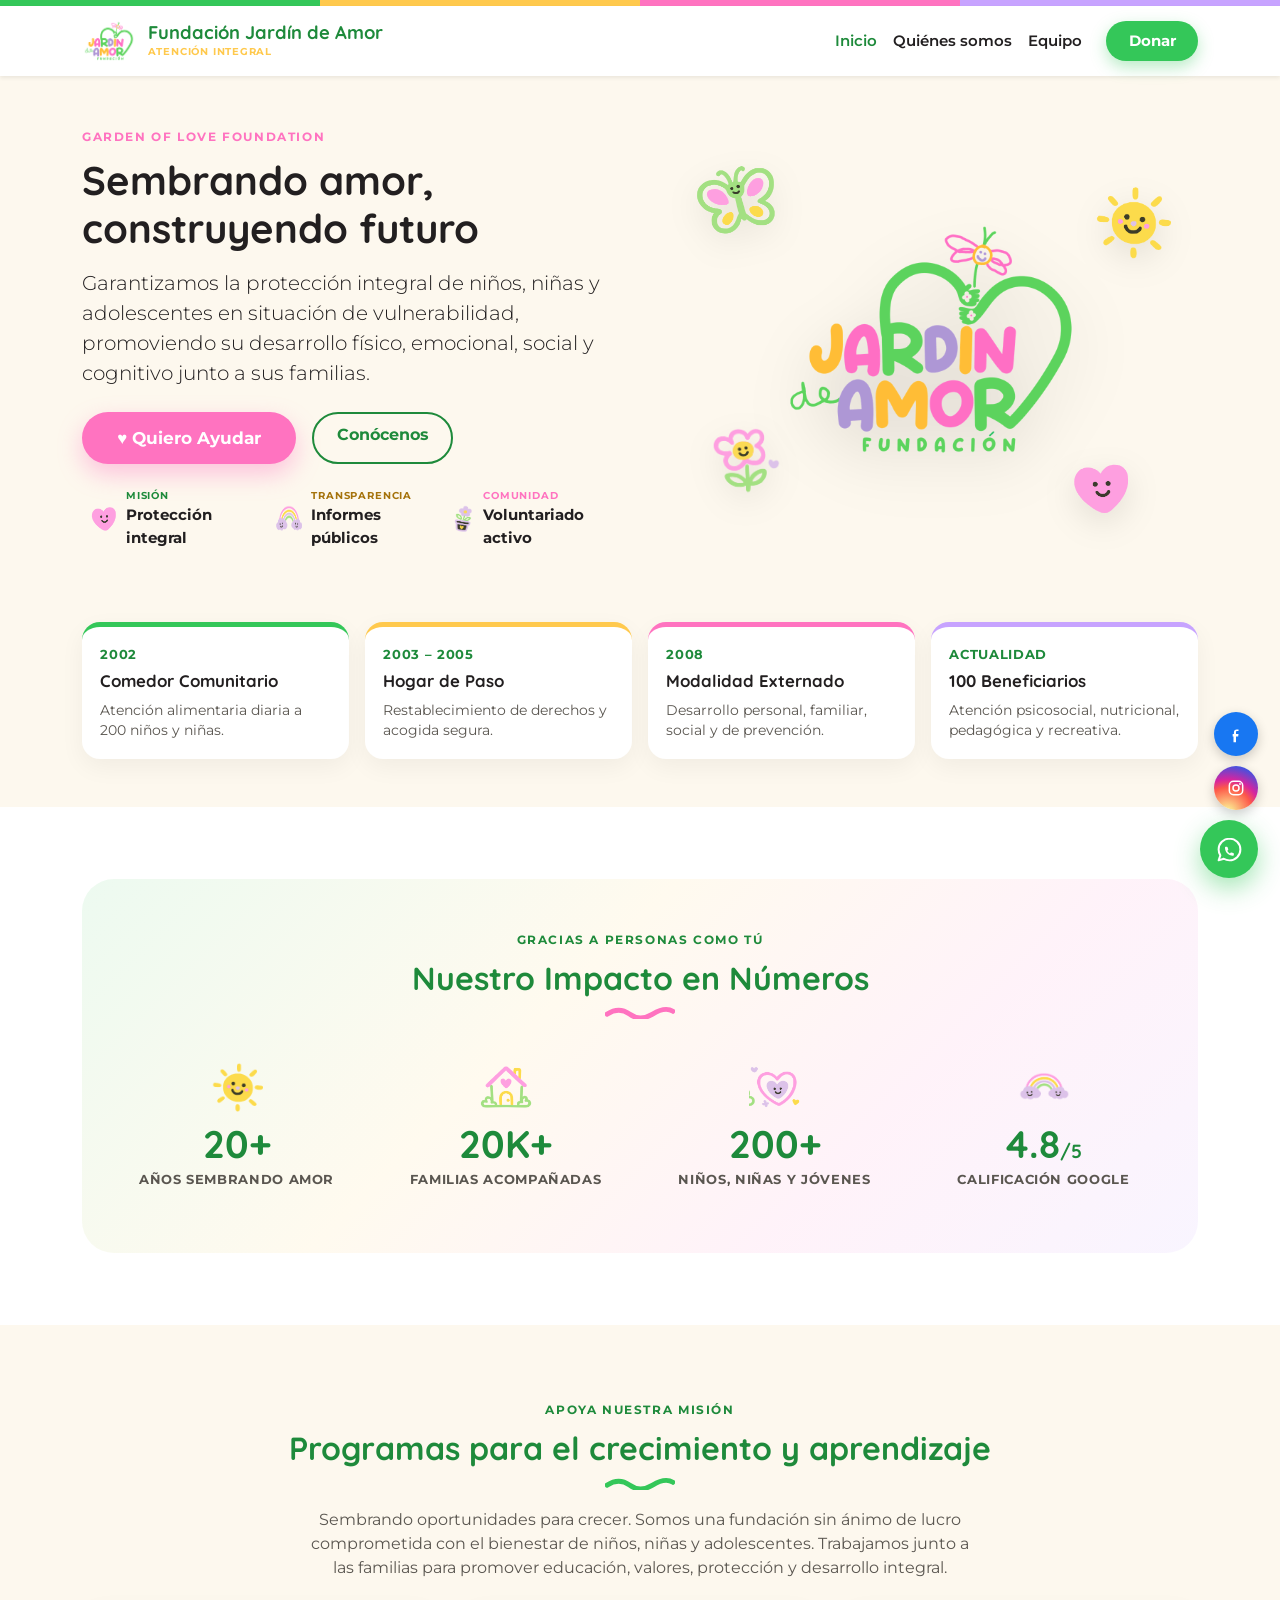
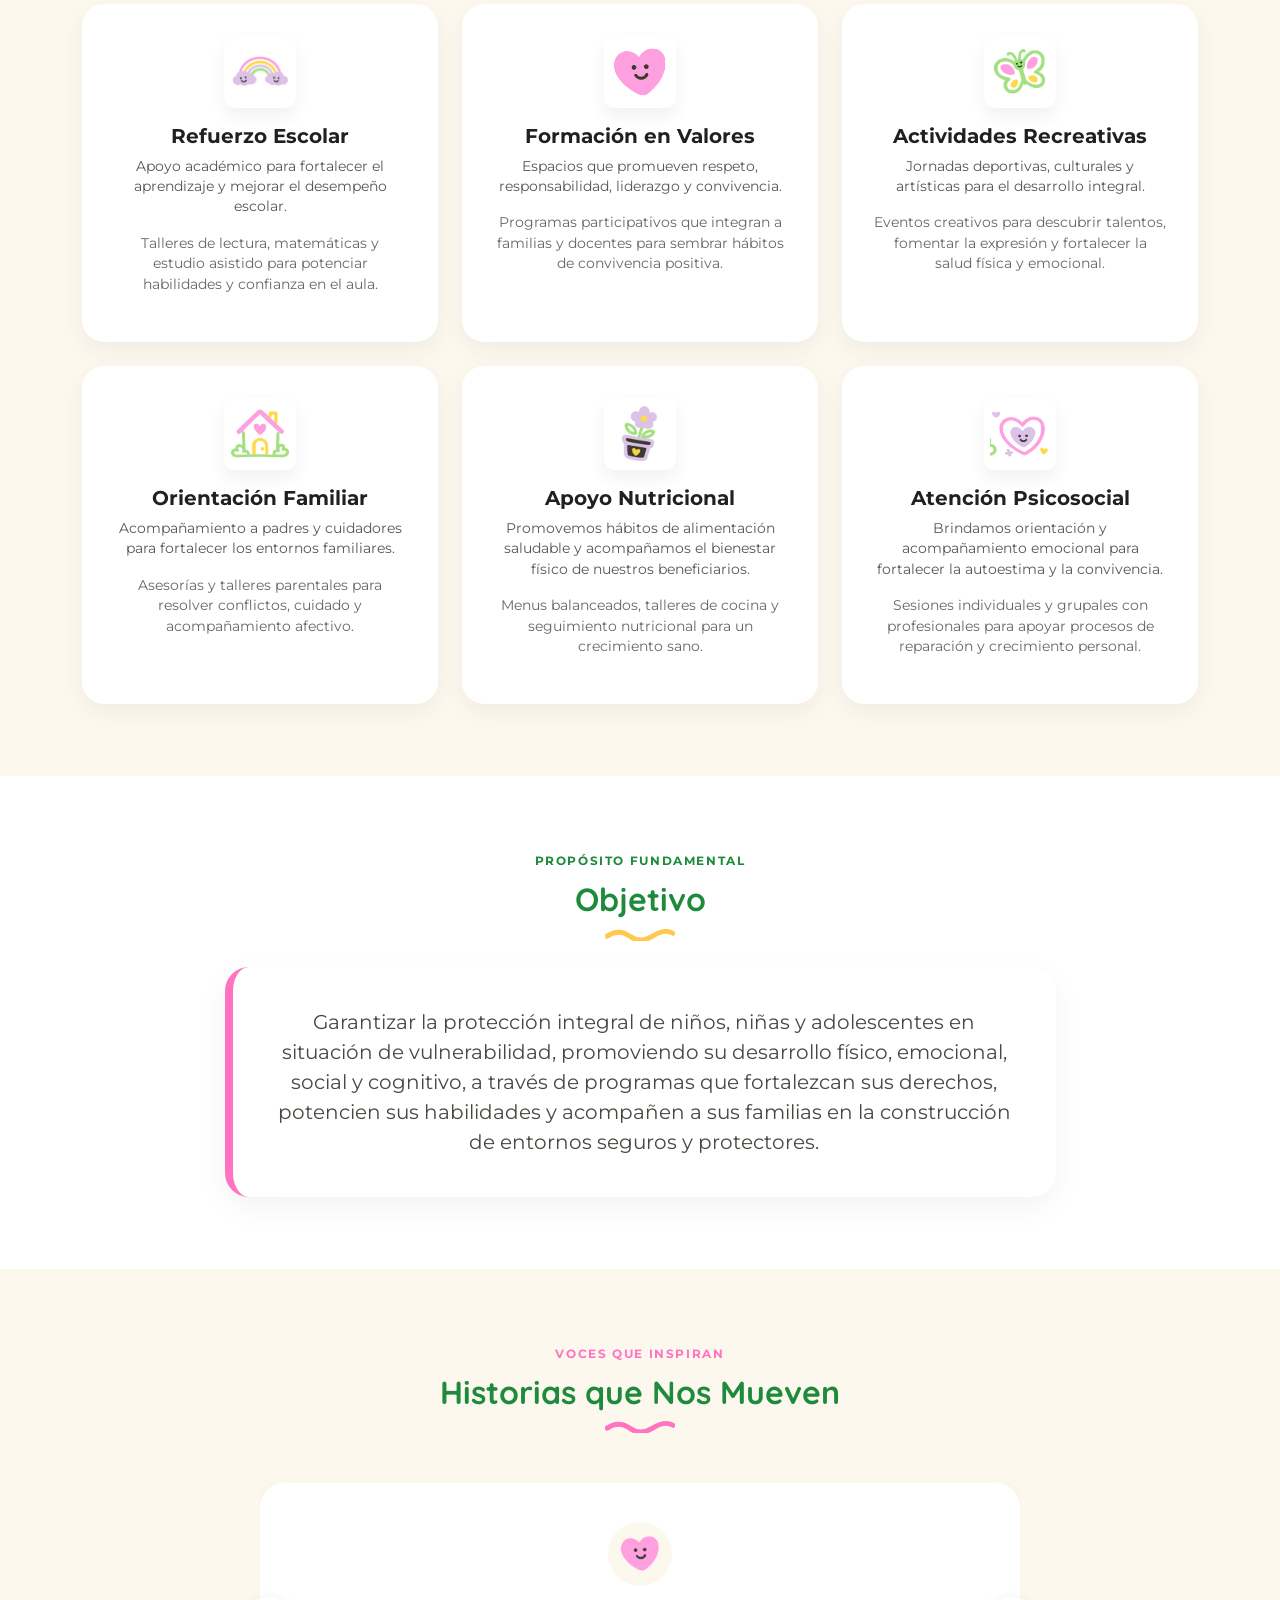
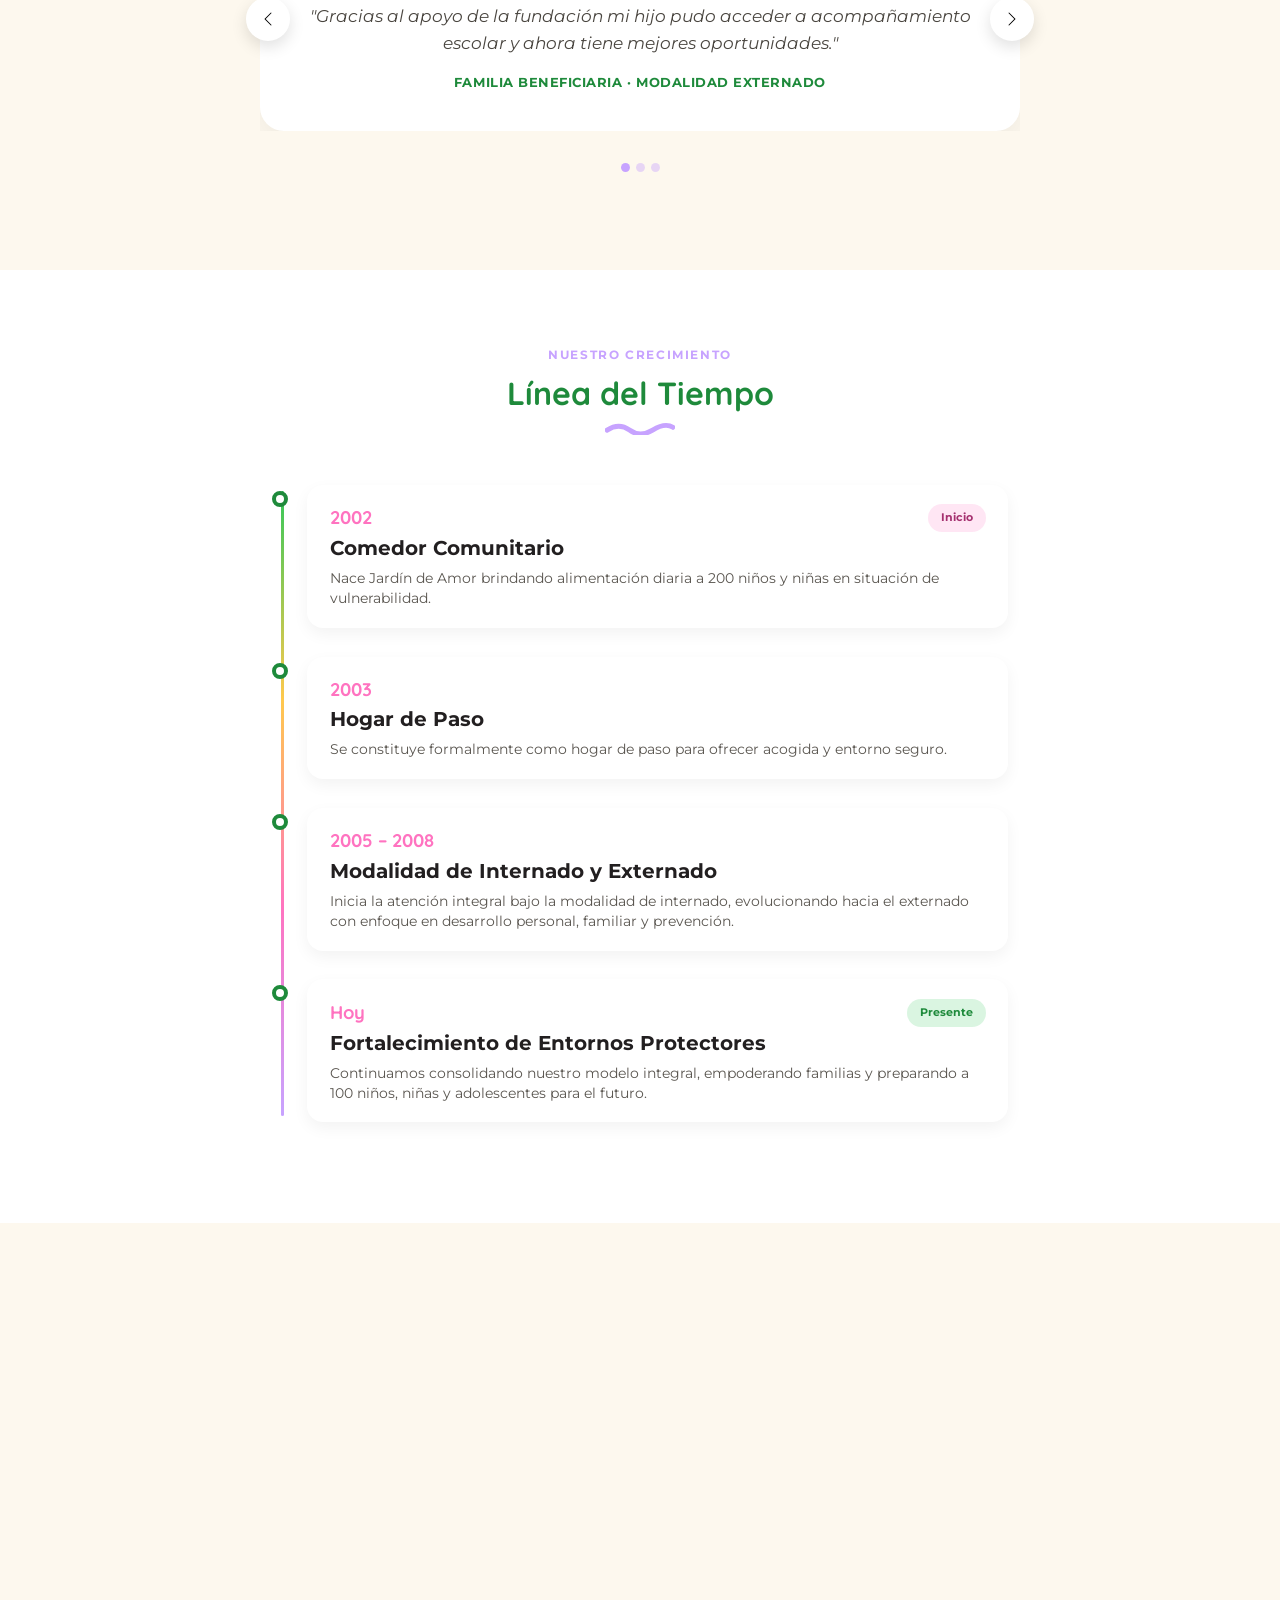
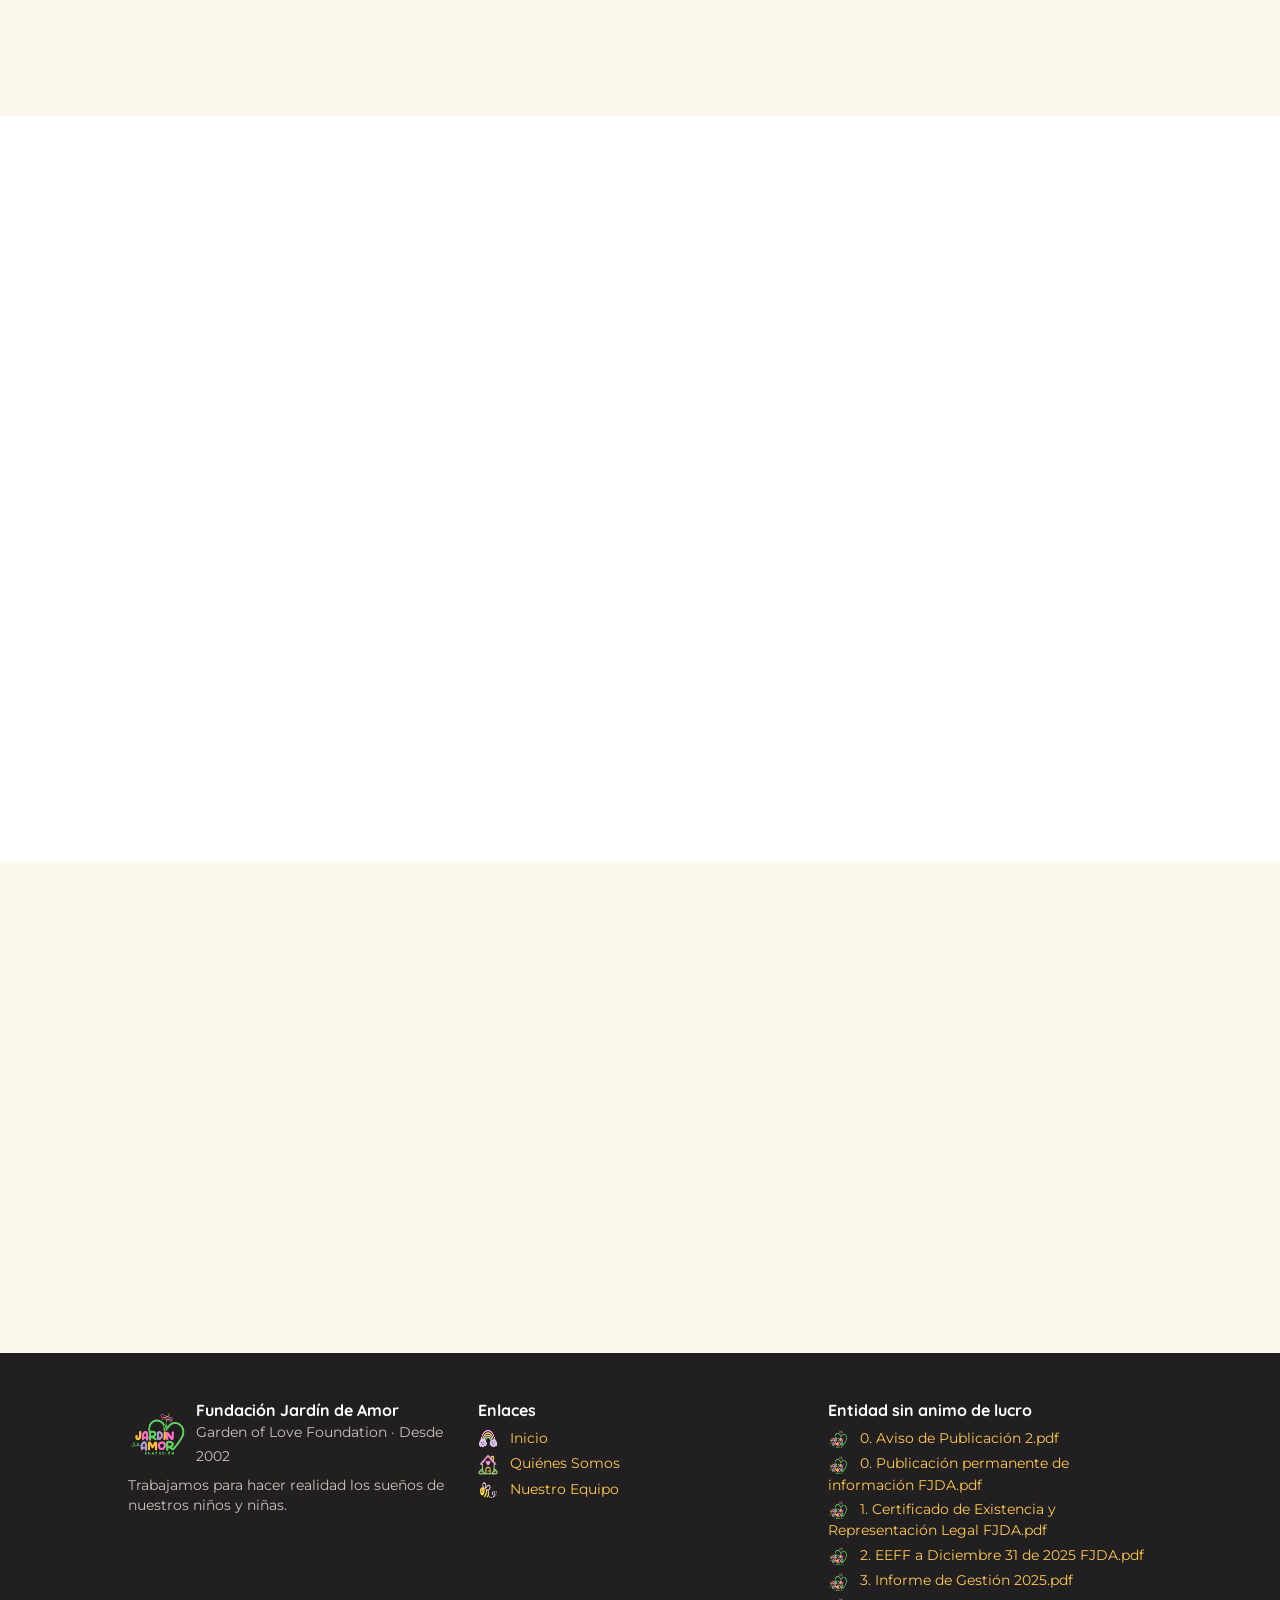
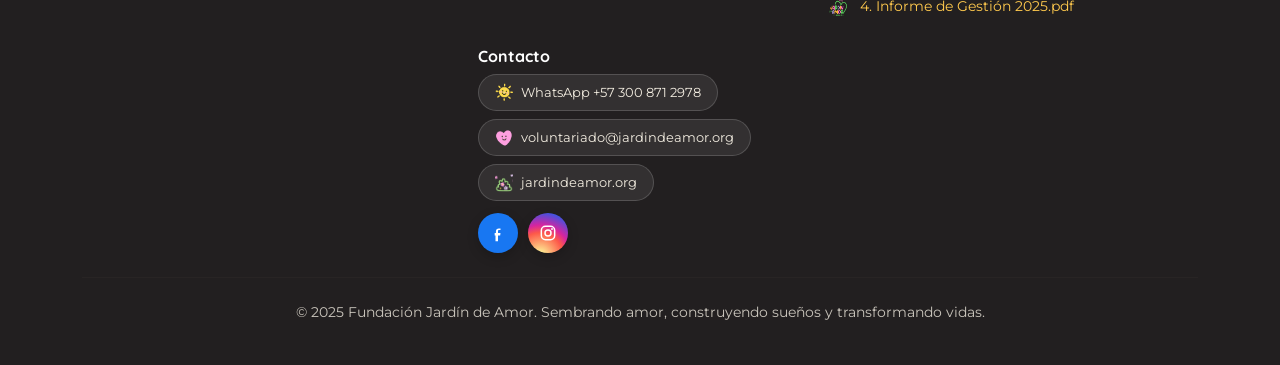
<file: index.html>
<!DOCTYPE html>
<html lang="es">
<head>
<meta charset="UTF-8">
<meta name="viewport" content="width=device-width, initial-scale=1.0">
<title>Fundación Jardín de Amor · Inicio</title>
<meta name="description" content="Fundación Jardín de Amor brinda atención integral —alimentación, educación y acompañamiento psicosocial— a niños, niñas y adolescentes en situación de vulnerabilidad en Colombia desde 2002.">
<meta property="og:type" content="website">
<meta property="og:title" content="Fundación Jardín de Amor · Sembrando amor, construyendo futuro">
<meta property="og:description" content="Garantizamos la protección integral de niños, niñas y adolescentes en situación de vulnerabilidad junto a sus familias.">
<meta property="og:image" content="assets/images/logo.png">
<link rel="icon" href="assets/images/favicon.png" type="image/png">
<link rel="preconnect" href="https://fonts.googleapis.com">
<link rel="preconnect" href="https://fonts.gstatic.com" crossorigin>
<link href="https://fonts.googleapis.com/css2?family=Quicksand:wght@500;600;700&family=Montserrat:wght@400;500;600;700&display=swap" rel="stylesheet">
<link href="https://cdnjs.cloudflare.com/ajax/libs/bootstrap/5.3.3/css/bootstrap.min.css" rel="stylesheet">
<link href="assets/css/styles.css" rel="stylesheet">
<noscript><style>.reveal{opacity:1!important;transform:none!important;}</style></noscript>
</head>
<body>
<div class="scroll-progress" id="scrollProgress"></div>
<div class="stripe-bar"><span class="stripe-verde"></span><span class="stripe-amarillo"></span><span class="stripe-rosa"></span><span class="stripe-lila"></span></div>
<nav class="navbar navbar-expand-lg navbar-light bg-white shadow-sm sticky-top" id="mainNavbar">
  <div class="container">
    <a class="navbar-brand navbar-brand-wrap" href="index.html">
      <img src="assets/images/logo.png" alt="Fundación Jardín de Amor" style="height:44px">
      <div>
        <div class="brand-title">Fundación Jardín de Amor</div>
        <div class="brand-sub">Atención Integral</div>
      </div>
    </a>
    <button class="navbar-toggler" type="button" data-bs-toggle="collapse" data-bs-target="#mainNav" aria-controls="mainNav" aria-expanded="false" aria-label="Toggle navigation">
      <span class="navbar-toggler-icon"></span>
    </button>
    <div class="collapse navbar-collapse" id="mainNav">
      <ul class="navbar-nav ms-auto mb-2 mb-lg-0 align-items-lg-center">
        <li class="nav-item"><a class="nav-link nav-link-custom active" href="index.html">Inicio</a></li>
        <li class="nav-item"><a class="nav-link nav-link-custom" href="quienes-somos.html">Quiénes somos</a></li>
        <li class="nav-item"><a class="nav-link nav-link-custom" href="equipo.html">Equipo</a></li>
        <li class="nav-item d-lg-none mt-2"><button class="btn btn-donar w-100" data-bs-toggle="modal" data-bs-target="#modalDonar">Donar</button></li>
      </ul>
      <div class="ms-3 d-none d-lg-block">
        <button class="btn btn-donar" data-bs-toggle="modal" data-bs-target="#modalDonar">Donar</button>
      </div>
    </div>
  </div>
</nav>

<!-- HEADER -->
<header class="py-4 py-lg-5">

  <div class="container">
    <div class="row align-items-center g-5">
      <div class="col-lg-6 order-2 order-lg-1 text-center text-lg-start">
        <span class="eyebrow reveal" style="color:var(--rosa)">Garden of Love Foundation</span>
        <h1 class="mt-2 mb-3 reveal reveal-delay-1">Sembrando amor,<br>construyendo futuro</h1>
        <p class="lead reveal reveal-delay-2">Garantizamos la protección integral de niños, niñas y adolescentes en situación de vulnerabilidad, promoviendo su desarrollo físico, emocional, social y cognitivo junto a sus familias.</p>
        <div class="hero-cta d-flex gap-3 flex-wrap justify-content-center justify-content-lg-start mt-4 reveal reveal-delay-3">
          <button class="btn btn-donar-grande btn-donar" data-bs-toggle="modal" data-bs-target="#modalDonar">♥ Quiero Ayudar</button>
          <a href="quienes-somos.html" class="btn btn-outline-brand">Conócenos</a>
        </div>
        <!-- Hero features: misión / transparencia / comunidad -->
        <div class="hero-features d-flex flex-column flex-sm-row gap-3 align-items-center justify-content-center justify-content-lg-start mt-3 reveal reveal-delay-4">
          <div class="feature d-flex align-items-center gap-2 p-2">
            <img src="assets/images/corazon.png" alt="Misión" style="width:28px;height:28px">
            <div>
              <small class="d-block text-uppercase" style="font-size:.65rem;letter-spacing:.08em;color:var(--verde-deep);font-weight:700">Misión</small>
              <div class="fw-bold" style="font-size:.95rem">Protección integral</div>
            </div>
          </div>
          <div class="feature d-flex align-items-center gap-2 p-2">
            <img src="assets/images/arcoiris.png" alt="Transparencia" style="width:28px;height:28px">
            <div>
              <small class="d-block text-uppercase" style="font-size:.65rem;letter-spacing:.08em;color:#a5730c;font-weight:700">Transparencia</small>
              <div class="fw-bold" style="font-size:.95rem">Informes públicos</div>
            </div>
          </div>
          <div class="feature d-flex align-items-center gap-2 p-2">
            <img src="assets/images/flor-maceta.png" alt="Comunidad" style="width:28px;height:28px">
            <div>
              <small class="d-block text-uppercase" style="font-size:.65rem;letter-spacing:.08em;color:var(--rosa);font-weight:700">Comunidad</small>
              <div class="fw-bold" style="font-size:.95rem">Voluntariado activo</div>
            </div>
          </div>
        </div>
      </div>
      <div class="col-lg-6 order-1 order-lg-2 text-center">
        <div class="hero-visual">
          <img src="assets/images/logo.png" alt="Fundación Jardín de Amor" class="hero-logo">
          <img src="assets/images/mariposa.png" alt="" class="float-icon fi-1" aria-hidden="true">
          <img src="assets/images/sol.png" alt="" class="float-icon fi-2" aria-hidden="true">
          <img src="assets/images/flor-rosa.png" alt="" class="float-icon fi-3" aria-hidden="true">
          <img src="assets/images/corazon.png" alt="" class="float-icon fi-4" aria-hidden="true">
        </div>
      </div>
    </div>

    <div class="row g-3 mt-5">
      <div class="col-6 col-lg-3">
        <div class="metric-card reveal">
          <div class="metric-year">2002</div>
          <div class="metric-title">Comedor Comunitario</div>
          <p class="metric-text">Atención alimentaria diaria a 200 niños y niñas.</p>
        </div>
      </div>
      <div class="col-6 col-lg-3">
        <div class="metric-card c2 reveal reveal-delay-1">
          <div class="metric-year">2003 – 2005</div>
          <div class="metric-title">Hogar de Paso</div>
          <p class="metric-text">Restablecimiento de derechos y acogida segura.</p>
        </div>
      </div>
      <div class="col-6 col-lg-3">
        <div class="metric-card c3 reveal reveal-delay-2">
          <div class="metric-year">2008</div>
          <div class="metric-title">Modalidad Externado</div>
          <p class="metric-text">Desarrollo personal, familiar, social y de prevención.</p>
        </div>
      </div>
      <div class="col-6 col-lg-3">
        <div class="metric-card c4 reveal reveal-delay-3">
          <div class="metric-year">Actualidad</div>
          <div class="metric-title">100 Beneficiarios</div>
          <p class="metric-text">Atención psicosocial, nutricional, pedagógica y recreativa.</p>
        </div>
      </div>
    </div>
  </div>

</header>

<!-- IMPACTO EN NÚMEROS -->
<section class="bg-white">
  <div class="container">
    <div class="stats-strip reveal">
      <div class="text-center mb-4">
        <span class="eyebrow" style="color:var(--verde-deep)">Gracias a personas como tú</span>
        <h2 class="section-title mt-2">Nuestro Impacto en Números</h2>
        <div class="squiggle squiggle-rosa"></div>
      </div>
      <div class="row g-4">
        <div class="col-6 col-lg-3">
          <div class="stat-item">
            <img src="assets/images/sol.png" alt="" class="stat-icon" aria-hidden="true">
            <div class="stat-number"><span class="counter" data-count="20" data-suffix="+">0</span></div>
            <div class="stat-label">Años sembrando amor</div>
          </div>
        </div>
        <div class="col-6 col-lg-3">
          <div class="stat-item">
            <img src="assets/images/casa.png" alt="" class="stat-icon" aria-hidden="true">
            <div class="stat-number"><span class="counter" data-count="20" data-suffix="K+">0</span></div>
            <div class="stat-label">Familias acompañadas</div>
          </div>
        </div>
        <div class="col-6 col-lg-3">
          <div class="stat-item">
            <img src="assets/images/corazon-grande.png" alt="" class="stat-icon" aria-hidden="true">
            <div class="stat-number"><span class="counter" data-count="200" data-suffix="+">0</span></div>
            <div class="stat-label">Niños, niñas y jóvenes</div>
          </div>
        </div>
        <div class="col-6 col-lg-3">
          <div class="stat-item">
            <img src="assets/images/arcoiris.png" alt="" class="stat-icon" aria-hidden="true">
            <div class="stat-number">4.8<span style="font-size:1.2rem">/5</span></div>
            <div class="stat-label">Calificación Google</div>
          </div>
        </div>
      </div>
    </div>
  </div>
</section>

<!-- PROGRAMAS -->
<section>
  <div class="container">
    <div class="text-center mb-4 reveal">
      <span class="eyebrow" style="color:var(--verde-deep)">Apoya nuestra misión</span>
      <h2 class="section-title mt-2">Programas para el crecimiento y aprendizaje</h2>
      <div class="squiggle squiggle-verde"></div>
      <p class="section-lead mx-auto mt-3">Sembrando oportunidades para crecer. Somos una fundación sin ánimo de lucro comprometida con el bienestar de niños, niñas y adolescentes. Trabajamos junto a las familias para promover educación, valores, protección y desarrollo integral.</p>
    </div>

    <div class="row g-4">
      <div class="col-md-6 col-lg-4">
        <div class="mv-card text-center reveal">
          <img src="assets/images/arcoiris.png" alt="Refuerzo Escolar" class="program-icon mb-3">
          <h5 class="fw-bold">Refuerzo Escolar</h5>
          <p class="team-desc">Apoyo académico para fortalecer el aprendizaje y mejorar el desempeño escolar.</p>
          <p class="program-note">Talleres de lectura, matemáticas y estudio asistido para potenciar habilidades y confianza en el aula.</p>
        </div>
      </div>
      <div class="col-md-6 col-lg-4">
        <div class="mv-card text-center reveal reveal-delay-1">
          <img src="assets/images/corazon.png" alt="Formación en Valores" class="program-icon mb-3">
          <h5 class="fw-bold">Formación en Valores</h5>
          <p class="team-desc">Espacios que promueven respeto, responsabilidad, liderazgo y convivencia.</p>
          <p class="program-note">Programas participativos que integran a familias y docentes para sembrar hábitos de convivencia positiva.</p>
        </div>
      </div>
      <div class="col-md-6 col-lg-4">
        <div class="mv-card text-center reveal reveal-delay-2">
          <img src="assets/images/mariposa.png" alt="Actividades Recreativas" class="program-icon mb-3">
          <h5 class="fw-bold">Actividades Recreativas</h5>
          <p class="team-desc">Jornadas deportivas, culturales y artísticas para el desarrollo integral.</p>
          <p class="program-note">Eventos creativos para descubrir talentos, fomentar la expresión y fortalecer la salud física y emocional.</p>
        </div>
      </div>
      <div class="col-md-6 col-lg-4">
        <div class="mv-card text-center reveal">
          <img src="assets/images/casa.png" alt="Orientación Familiar" class="program-icon mb-3">
          <h5 class="fw-bold">Orientación Familiar</h5>
          <p class="team-desc">Acompañamiento a padres y cuidadores para fortalecer los entornos familiares.</p>
          <p class="program-note">Asesorías y talleres parentales para resolver conflictos, cuidado y acompañamiento afectivo.</p>
        </div>
      </div>
      <div class="col-md-6 col-lg-4">
        <div class="mv-card text-center reveal reveal-delay-1">
          <img src="assets/images/flor-maceta.png" alt="Apoyo Nutricional" class="program-icon mb-3">
          <h5 class="fw-bold">Apoyo Nutricional</h5>
          <p class="team-desc">Promovemos hábitos de alimentación saludable y acompañamos el bienestar físico de nuestros beneficiarios.</p>
          <p class="program-note">Menus balanceados, talleres de cocina y seguimiento nutricional para un crecimiento sano.</p>
        </div>
      </div>
      <div class="col-md-6 col-lg-4">
        <div class="mv-card text-center reveal reveal-delay-2">
          <img src="assets/images/corazon-grande.png" alt="Atención Psicosocial" class="program-icon mb-3">
          <h5 class="fw-bold">Atención Psicosocial</h5>
          <p class="team-desc">Brindamos orientación y acompañamiento emocional para fortalecer la autoestima y la convivencia.</p>
          <p class="program-note">Sesiones individuales y grupales con profesionales para apoyar procesos de reparación y crecimiento personal.</p>
        </div>
      </div>
    </div>
  </div>
</section>

<!-- OBJETIVO -->
<section class="bg-white">
  <div class="container">
    <div class="row justify-content-center">
      <div class="col-lg-9">
        <div class="text-center mb-4 reveal">
          <span class="eyebrow" style="color:var(--verde-deep)">Propósito fundamental</span>
          <h2 class="section-title mt-2">Objetivo</h2>
          <div class="squiggle squiggle-amarillo"></div>
        </div>
        <div class="objetivo-box text-center reveal">
          <p class="fs-5 mb-0" style="color:#4a4640;">Garantizar la protección integral de niños, niñas y adolescentes en situación de vulnerabilidad, promoviendo su desarrollo físico, emocional, social y cognitivo, a través de programas que fortalezcan sus derechos, potencien sus habilidades y acompañen a sus familias en la construcción de entornos seguros y protectores.</p>
        </div>
      </div>
    </div>
  </div>
</section>

<!-- TESTIMONIOS -->
<section>
  <div class="container">
    <div class="text-center mb-5 reveal">
      <span class="eyebrow" style="color:var(--rosa)">Voces que inspiran</span>
      <h2 class="section-title mt-2">Historias que Nos Mueven</h2>
      <div class="squiggle squiggle-rosa"></div>
    </div>
    <div id="testimonioCarousel" class="carousel slide testimonial-carousel reveal" data-bs-ride="carousel" data-bs-interval="6000">
      <div class="carousel-inner">
        <div class="carousel-item active">
          <div class="testimonial-slide">
            <img src="assets/images/corazon.png" alt="" class="testimonial-avatar" aria-hidden="true">
            <p class="testimonial-quote">"Gracias al apoyo de la fundación mi hijo pudo acceder a acompañamiento escolar y ahora tiene mejores oportunidades."</p>
            <div class="testimonial-author">Familia beneficiaria · Modalidad Externado</div>
          </div>
        </div>
        <div class="carousel-item">
          <div class="testimonial-slide">
            <img src="assets/images/mariposa.png" alt="" class="testimonial-avatar" aria-hidden="true">
            <p class="testimonial-quote">"Ver a los niños llegar con miedo y, meses después, verlos reír y soñar en grande es la razón por la que amamos lo que hacemos."</p>
            <div class="testimonial-author">Equipo psicosocial · Fundación Jardín de Amor</div>
          </div>
        </div>
        <div class="carousel-item">
          <div class="testimonial-slide">
            <img src="assets/images/flor-rosa.png" alt="" class="testimonial-avatar" aria-hidden="true">
            <p class="testimonial-quote">"Ser voluntaria aquí me enseñó que un poco de tiempo y amor pueden cambiar por completo el rumbo de una historia."</p>
            <div class="testimonial-author">Voluntaria · Programa de Refuerzo Escolar</div>
          </div>
        </div>
      </div>
      <button class="carousel-control-prev" type="button" data-bs-target="#testimonioCarousel" data-bs-slide="prev">
        <span class="carousel-control-prev-icon" aria-hidden="true"></span>
        <span class="visually-hidden">Anterior</span>
      </button>
      <button class="carousel-control-next" type="button" data-bs-target="#testimonioCarousel" data-bs-slide="next">
        <span class="carousel-control-next-icon" aria-hidden="true"></span>
        <span class="visually-hidden">Siguiente</span>
      </button>
      <div class="carousel-indicators">
        <button type="button" data-bs-target="#testimonioCarousel" data-bs-slide-to="0" class="active" aria-current="true" aria-label="Testimonio 1"></button>
        <button type="button" data-bs-target="#testimonioCarousel" data-bs-slide-to="1" aria-label="Testimonio 2"></button>
        <button type="button" data-bs-target="#testimonioCarousel" data-bs-slide-to="2" aria-label="Testimonio 3"></button>
      </div>
    </div>
  </div>
</section>

<!-- LINEA DEL TIEMPO -->
<section class="bg-white">
  <div class="container">
    <div class="text-center mb-5 reveal">
      <span class="eyebrow" style="color:var(--lila)">Nuestro crecimiento</span>
      <h2 class="section-title mt-2">Línea del Tiempo</h2>
      <div class="squiggle squiggle-lila"></div>
    </div>
    <div class="row justify-content-center">
      <div class="col-lg-8">
        <div class="timeline">
          <div class="timeline-item reveal">
            <div class="timeline-card">
              <div class="d-flex justify-content-between align-items-center mb-1">
                <span class="timeline-year">2002</span>
                <span class="badge-soft badge-inicio">Inicio</span>
              </div>
              <h5 class="fw-bold">Comedor Comunitario</h5>
              <p class="team-desc mb-0">Nace Jardín de Amor brindando alimentación diaria a 200 niños y niñas en situación de vulnerabilidad.</p>
            </div>
          </div>
          <div class="timeline-item reveal">
            <div class="timeline-card">
              <span class="timeline-year">2003</span>
              <h5 class="fw-bold mt-1">Hogar de Paso</h5>
              <p class="team-desc mb-0">Se constituye formalmente como hogar de paso para ofrecer acogida y entorno seguro.</p>
            </div>
          </div>
          <div class="timeline-item reveal">
            <div class="timeline-card">
              <span class="timeline-year">2005 – 2008</span>
              <h5 class="fw-bold mt-1">Modalidad de Internado y Externado</h5>
              <p class="team-desc mb-0">Inicia la atención integral bajo la modalidad de internado, evolucionando hacia el externado con enfoque en desarrollo personal, familiar y prevención.</p>
            </div>
          </div>
          <div class="timeline-item reveal">
            <div class="timeline-card">
              <div class="d-flex justify-content-between align-items-center mb-1">
                <span class="timeline-year">Hoy</span>
                <span class="badge-soft badge-presente">Presente</span>
              </div>
              <h5 class="fw-bold">Fortalecimiento de Entornos Protectores</h5>
              <p class="team-desc mb-0">Continuamos consolidando nuestro modelo integral, empoderando familias y preparando a 100 niños, niñas y adolescentes para el futuro.</p>
            </div>
          </div>
        </div>
      </div>
    </div>
  </div>
</section>

<!-- CÓMO AYUDAR -->
<section>
  <div class="container">
    <div class="text-center mb-5 reveal">
      <span class="eyebrow" style="color:var(--amarillo)">Es más fácil de lo que crees</span>
      <h2 class="section-title mt-2">Cómo Ayudar en 3 Pasos</h2>
      <div class="squiggle squiggle-amarillo"></div>
    </div>
    <div class="row g-4">
      <div class="col-md-4">
        <div class="process-step reveal">
          <div class="process-num">1</div>
          <h5 class="fw-bold">Elige tu forma de ayudar</h5>
          <p class="team-desc mb-0">Donación económica, voluntariado o aportes en especie: tú decides cómo aportar.</p>
          <span class="process-connector"></span>
        </div>
      </div>
      <div class="col-md-4">
        <div class="process-step c2 reveal reveal-delay-1">
          <div class="process-num">2</div>
          <h5 class="fw-bold">Realiza tu aporte</h5>
          <p class="team-desc mb-0">Transfiere a nuestra cuenta Bancolombia, escríbenos por WhatsApp o coordina la entrega de donaciones.</p>
          <span class="process-connector"></span>
        </div>
      </div>
      <div class="col-md-4">
        <div class="process-step c3 reveal reveal-delay-2">
          <div class="process-num">3</div>
          <h5 class="fw-bold">Transforma una vida</h5>
          <p class="team-desc mb-0">Tu aporte se convierte en alimentación, educación y protección para nuestros niños y niñas.</p>
        </div>
      </div>
    </div>
  </div>
</section>

<!-- PREGUNTAS FRECUENTES -->
<section class="bg-white">
  <div class="container">
    <div class="row justify-content-center">
      <div class="col-lg-8">
        <div class="text-center mb-5 reveal">
          <span class="eyebrow" style="color:var(--lila)">Resolvemos tus dudas</span>
          <h2 class="section-title mt-2">Preguntas Frecuentes</h2>
          <div class="squiggle squiggle-lila"></div>
        </div>
        <div class="accordion faq-accordion reveal" id="faqAccordion">
          <div class="accordion-item">
            <h3 class="accordion-header">
              <button class="accordion-button" type="button" data-bs-toggle="collapse" data-bs-target="#faq1">¿Cómo se usan las donaciones que recibe la fundación?</button>
            </h3>
            <div id="faq1" class="accordion-collapse collapse show" data-bs-parent="#faqAccordion">
              <div class="accordion-body">Se destinan directamente a alimentación, materiales pedagógicos, atención psicosocial y actividades recreativas de los niños, niñas y adolescentes de la modalidad Externado. Puedes consultar el detalle en nuestros informes de gestión, disponibles en el pie de página.</div>
            </div>
          </div>
          <div class="accordion-item">
            <h3 class="accordion-header">
              <button class="accordion-button collapsed" type="button" data-bs-toggle="collapse" data-bs-target="#faq2">¿Puedo donar una sola vez o debe ser mensual?</button>
            </h3>
            <div id="faq2" class="accordion-collapse collapse" data-bs-parent="#faqAccordion">
              <div class="accordion-body">Ambas opciones son bienvenidas. Usa la calculadora de impacto en el formulario de donación para ver en qué se traduce tu aporte, sea único o recurrente.</div>
            </div>
          </div>
          <div class="accordion-item">
            <h3 class="accordion-header">
              <button class="accordion-button collapsed" type="button" data-bs-toggle="collapse" data-bs-target="#faq3">¿Cómo puedo ser voluntario o voluntaria?</button>
            </h3>
            <div id="faq3" class="accordion-collapse collapse" data-bs-parent="#faqAccordion">
              <div class="accordion-body">Escríbenos a voluntariado@jardindeamor.org o por WhatsApp al +57 300 871 2978, contándonos tu perfil o profesión. Buscamos apoyo en pedagogía, psicología, cultura, deporte, comunicaciones y servicios web.</div>
            </div>
          </div>
          <div class="accordion-item">
            <h3 class="accordion-header">
              <button class="accordion-button collapsed" type="button" data-bs-toggle="collapse" data-bs-target="#faq4">¿Las donaciones tienen beneficios tributarios?</button>
            </h3>
            <div id="faq4" class="accordion-collapse collapse" data-bs-parent="#faqAccordion">
              <div class="accordion-body">Como entidad sin ánimo de lucro podemos expedir tu certificado de donación. Te recomendamos consultar con tu asesor tributario sobre los beneficios aplicables según la normativa vigente.</div>
            </div>
          </div>
          <div class="accordion-item">
            <h3 class="accordion-header">
              <button class="accordion-button collapsed" type="button" data-bs-toggle="collapse" data-bs-target="#faq5">¿Puedo donar en especie en lugar de dinero?</button>
            </h3>
            <div id="faq5" class="accordion-collapse collapse" data-bs-parent="#faqAccordion">
              <div class="accordion-body">Sí. Recibimos alimentos no perecederos, útiles escolares, ropa en buen estado y elementos recreativos. Revisa el detalle en la pestaña "En Especie" del formulario de donación.</div>
            </div>
          </div>
        </div>
      </div>
    </div>
  </div>
</section>

<!-- DONAR CTA -->
<section>
  <div class="container">
    <div class="donar-section reveal">
      <span class="eyebrow" style="color:var(--rosa)">Tu ayuda transforma vidas</span>
      <h2 class="section-title mt-2 mb-3">Aporta al Futuro de la Niñez</h2>
      <p class="section-lead mx-auto mb-4">Elige la forma en la que quieres ayudar: donación económica, voluntariado o en especie. Cada aporte se traduce en alimentación, formación y protección para nuestros niños y niñas.</p>
      <button class="btn btn-donar-grande" data-bs-toggle="modal" data-bs-target="#modalDonar">♥ Ver formas de ayudar</button>
    </div>
  </div>
</section>

<!-- MODAL DONAR -->
<div class="modal fade" id="modalDonar" tabindex="-1" aria-hidden="true">
  <div class="modal-dialog modal-dialog-centered modal-lg">
    <div class="modal-content">
      <div class="stripe-bar"><span class="stripe-verde"></span><span class="stripe-amarillo"></span><span class="stripe-rosa"></span><span class="stripe-lila"></span></div>
      <div class="modal-header modal-header-custom">
        <div class="d-flex align-items-center gap-3">
          <img src="assets/images/logo.png" style="height:44px" alt="">
          <div>
            <h5 class="mb-0">Aporta al Futuro de la Niñez</h5>
            <small class="text-muted">Fundación Jardín de Amor · Atención Integral</small>
          </div>
        </div>
        <button type="button" class="btn-close" data-bs-dismiss="modal" aria-label="Close"></button>
      </div>
      <div class="modal-body p-4">
        <ul class="nav nav-pills donar-tabs justify-content-center gap-2 mb-4 flex-nowrap overflow-auto" id="donarTab" role="tablist">
          <li class="nav-item"><button class="nav-link active" data-bs-toggle="pill" data-bs-target="#tab-transferencia" type="button">💳 Donación Económica</button></li>
          <li class="nav-item"><button class="nav-link" data-bs-toggle="pill" data-bs-target="#tab-voluntariado" type="button">🤝 Voluntariado</button></li>
          <li class="nav-item"><button class="nav-link" data-bs-toggle="pill" data-bs-target="#tab-especie" type="button">🎁 En Especie</button></li>
        </ul>

        <div class="tab-content">
          <div class="tab-pane fade show active" id="tab-transferencia">
            <div class="donar-info-box mb-3">
              <h6 class="fw-bold" style="color:var(--verde-deep);">Tu aporte mensual o único financia:</h6>
              <ul class="mb-0 team-desc">
                <li>Alimentación diaria nutricional para los 100 niños de la modalidad Externado.</li>
                <li>Materiales pedagógicos, talleres artísticos y acompañamiento psicosocial.</li>
              </ul>
            </div>
            <div class="cuenta-box mb-3">
              <small class="text-uppercase" style="letter-spacing:.08em;color:#c9c4bb;">Cuenta de ahorros institucional</small>
              <div class="text-white-50 mt-2 mb-0" style="font-size:.8rem;">Banco:</div>
              <div class="fw-bold fs-5">Bancolombia</div>
              <div class="text-white-50 mt-2 mb-0" style="font-size:.8rem;">Titular de la cuenta:</div>
              <div class="fw-bold">Fundación Jardín de Amor</div>
              <div class="d-flex justify-content-between align-items-center mt-3 flex-wrap gap-2">
                <div>
                  <small class="text-white-50 d-block">Número de cuenta de ahorros:</small>
                  <span class="numero">002-102188-07</span>
                </div>
                <button class="btn btn-copiar btn-sm px-3" onclick="copiarCuenta(this)">⧉ Copiar</button>
              </div>
            </div>

            <div class="impact-box">
              <div class="d-flex justify-content-between align-items-center mb-2 flex-wrap gap-2">
                <span class="fw-bold">✨ Calculadora de Impacto</span>
                <span class="impact-amount">$<span id="montoLabel">50.000</span> COP / mes</span>
              </div>
              <input type="range" class="form-range mb-3" min="10000" max="200000" step="10000" value="50000" id="sliderDonacion" oninput="actualizarImpacto(this.value)">
              <div class="row g-2 text-center">
                <div class="col-6">
                  <div class="impact-stat"><div class="num" id="racionesLabel">10</div><div class="lbl">Raciones de alimento</div></div>
                </div>
                <div class="col-6">
                  <div class="impact-stat"><div class="num" id="kitsLabel">3</div><div class="lbl">Kits escolares / talleres</div></div>
                </div>
              </div>
            </div>
          </div>

          <div class="tab-pane fade" id="tab-voluntariado">
            <div class="donar-info-box mb-3">
              <h6 class="fw-bold" style="color:#a5730c;">Aporta tu talento o profesión</h6>
              <p class="team-desc mb-0">Buscamos voluntarios en pedagogía, psicología, acondicionamiento físico, cultura, comunicaciones y servicios web.</p>
            </div>
            <div class="contact-line mb-2">✉️ Escríbenos a: <strong>voluntariado@jardindeamor.org</strong></div>
            <a class="contact-line d-block text-decoration-none text-reset" href="https://wa.me/573008712978" target="_blank" rel="noopener noreferrer">📞 WhatsApp institucional: <strong>+57 300 871 2978</strong></a>
          </div>

          <div class="tab-pane fade" id="tab-especie">
            <p class="team-desc mb-3">Recibimos alimentos no perecederos para el comedor, útiles escolares, ropa en excelente estado, elementos de aseo e instrumentos recreativos.</p>
            <div class="row g-3">
              <div class="col-md-6">
                <div class="especie-card d-flex align-items-start">
                  <img src="assets/images/abeja.png" alt="Alimentos e Insumos" class="especie-icon">
                  <div>
                    <h6>Alimentos e Insumos</h6>
                    <p>Alimentos no perecederos, granos, leche, frutas y abarrotes para el comedor.</p>
                    <p class="program-note">Con tu aporte garantizamos desayunos y meriendas nutritivas para el crecimiento de nuestros niños.</p>
                  </div>
                </div>
              </div>
              <div class="col-md-6">
                <div class="especie-card d-flex align-items-start">
                  <img src="assets/images/arcoiris.png" alt="Útiles Escolares" class="especie-icon">
                  <div>
                    <h6>Útiles Escolares y Libros</h6>
                    <p>Cuadernos, colores, cuentos infantiles y material lúdico pedagógico.</p>
                    <p class="program-note">Proveemos material educativo para apoyar el aprendizaje y la creatividad de las niñas y niños.</p>
                  </div>
                </div>
              </div>
              <div class="col-md-6">
                <div class="especie-card d-flex align-items-start">
                  <img src="assets/images/mariposa.png" alt="Talleres y Voluntariado" class="especie-icon">
                  <div>
                    <h6>Talleres y Voluntariado</h6>
                    <p>Apoyo académico, actividades artísticas, deportivas y servicios web/comunicación.</p>
                    <p class="program-note">Voluntarios comparten experiencias que amplían horizontes y fomentan habilidades para la vida.</p>
                  </div>
                </div>
              </div>
              <div class="col-md-6">
                <div class="especie-card d-flex align-items-start">
                  <img src="assets/images/flor-maceta.png" alt="Proyectos Sede Campestre" class="especie-icon">
                  <div>
                    <h6>Proyectos Sede Campestre</h6>
                    <p>Herramientas de jardinería, insumos ecológicos y tecnología sostenible.</p>
                    <p class="program-note">Iniciativas verdes que enseñan cuidado ambiental y generan espacios de convivencia y aprendizaje.</p>
                  </div>
                </div>
              </div>
            </div>
          </div>
        </div>
      </div>
      <div class="modal-footer border-0 justify-content-between px-4 pb-4">
        <a href="#" class="text-decoration-none fw-semibold" style="color:var(--verde-deep);">Visita jardindeamor.org ↗</a>
        <button type="button" class="btn btn-donar" data-bs-dismiss="modal">Cerrar</button>
      </div>
    </div>
  </div>
</div>

<!-- FOOTER -->
<footer class="site-footer text-white py-5">
  <div class="container">

    <div class="row g-3 justify-content-center text-center text-md-start">
      <div class="col-12 col-sm-6 col-md-4 text-center text-md-start">
        <div class="d-flex align-items-center gap-2 mb-3 justify-content-center justify-content-md-start">
          <img src="assets/images/logo.png" style="height:48px" alt="">
          <div>
            <h6 class="mb-0">Fundación Jardín de Amor</h6>
            <small class="foot-sub">Garden of Love Foundation · Desde 2002</small>
          </div>
        </div>
        <p class="foot-sub">Trabajamos para hacer realidad los sueños de nuestros niños y niñas.</p>
      </div>
      <div class="col-12 col-sm-6 col-md-4 text-center text-md-start">
        <h6>Enlaces</h6>
        <p class="foot-sub mb-1"><img src="assets/images/arcoiris.png" class="foot-link-icon" alt="arcoiris"> <a href="index.html">Inicio</a></p>
        <p class="foot-sub mb-1"><img src="assets/images/casa.png" class="foot-link-icon" alt="casa"> <a href="quienes-somos.html">Quiénes Somos</a></p>
        <p class="foot-sub mb-1"><img src="assets/images/abeja.png" class="foot-link-icon" alt="abeja"> <a href="equipo.html">Nuestro Equipo</a></p>
      </div>
      <div class="col-12 col-sm-6 col-md-4 text-center text-md-start">
        <h6>Entidad sin animo de lucro</h6>
        <div>
          <p class="foot-sub mb-1"><img src="assets/images/placeholder.png" class="foot-link-icon" alt="Documento"> <a href="https://drive.google.com/file/d/1A5QaNxxEOLFQ3mRnZ6BuTQbjOwdfOvNI/view?usp=sharing" target="_blank">0. Aviso de Publicación 2.pdf</a></p>
          <p class="foot-sub mb-1"><img src="assets/images/placeholder.png" class="foot-link-icon" alt="Documento"> <a href="https://drive.google.com/file/d/1EORjNBRzKkG4U5v7fUVyQ0HuzaQZBp48/view?usp=sharing" target="_blank">0. Publicación permanente de información FJDA.pdf</a></p>
          <p class="foot-sub mb-1"><img src="assets/images/placeholder.png" class="foot-link-icon" alt="Documento"> <a href="https://drive.google.com/file/d/1uJphUSY-wSg97-CYt20388kZ8jeYIDQ1/view?usp=sharing" target="_blank">1. Certificado de Existencia y Representación Legal FJDA.pdf</a></p>
          <p class="foot-sub mb-1"><img src="assets/images/placeholder.png" class="foot-link-icon" alt="Documento"> <a href="https://drive.google.com/file/d/1xGpRlgPUKsbeZEFHuP_WrPNmeixtpWca/view?usp=sharing" target="_blank">2. EEFF a Diciembre 31 de 2025 FJDA.pdf</a></p>
          <p class="foot-sub mb-1"><img src="assets/images/placeholder.png" class="foot-link-icon" alt="Documento"> <a href="https://drive.google.com/file/d/1YCjIKCKQc3JizrIKEN2AtOJrbNG5tcRl/view?usp=sharing" target="_blank">3. Informe de Gestión 2025.pdf</a></p>
          <p class="foot-sub mb-1"><img src="assets/images/placeholder.png" class="foot-link-icon" alt="Documento"> <a href="https://drive.google.com/file/d/1797bhREUEecif_Hzu1UeYNOckA8wGepl/view?usp=sharing" target="_blank">4. Informe de Gestión 2025.pdf</a></p>
        </div>
      </div>
      <div class="col-12 col-sm-6 col-md-4 text-center text-md-start">
        <h6>Contacto</h6>
        <div class="d-flex flex-column gap-2 align-items-center align-items-md-start">
          <a class="contact-chip" href="https://wa.me/573008712978" target="_blank" rel="noopener noreferrer"><img src="assets/images/sol.png" alt="">WhatsApp +57 300 871 2978</a>
          <a class="contact-chip" href="mailto:voluntariado@jardindeamor.org"><img src="assets/images/corazon.png" alt="">voluntariado@jardindeamor.org</a>
          <span class="contact-chip"><img src="assets/images/arbusto.png" alt="">jardindeamor.org</span>
        </div>
        <div class="social-links justify-content-center justify-content-md-start">
          <a class="social-icon social-facebook" href="https://www.facebook.com/fundacionjardindeamor/" target="_blank" rel="noopener noreferrer" aria-label="Facebook Fundación Jardín de Amor">
            <svg viewBox="0 0 24 24" fill="none" xmlns="http://www.w3.org/2000/svg" aria-hidden="true"><path d="M15 8.5h-2c-.6 0-1 .4-1 1V12h3l-.4 3h-2.6v7h-3v-7H8v-3h1.5v-2c0-2 1.2-3.5 3.5-3.5H15v3Z" fill="#fff"/></svg>
          </a>
          <a class="social-icon social-instagram" href="https://www.instagram.com/funjardindeamor/" target="_blank" rel="noopener noreferrer" aria-label="Instagram Fundación Jardín de Amor">
            <svg viewBox="0 0 24 24" fill="none" xmlns="http://www.w3.org/2000/svg" aria-hidden="true"><rect x="4" y="4" width="16" height="16" rx="5" stroke="#fff" stroke-width="1.8"/><circle cx="12" cy="12" r="3.6" stroke="#fff" stroke-width="1.8"/><circle cx="16.8" cy="7.2" r="1.1" fill="#fff"/></svg>
          </a>
        </div>
      </div>

    </div>
    <hr style="border-color:#3a3733;" class="my-4">
    <p class="foot-sub mb-0 text-center">© 2025 Fundación Jardín de Amor. Sembrando amor, construyendo sueños y transformando vidas.</p>
  </div>
</footer>

<div class="social-float-stack">
  <a class="social-icon social-facebook" href="https://www.facebook.com/fundacionjardindeamor/" target="_blank" rel="noopener noreferrer" aria-label="Facebook Fundación Jardín de Amor">
    <svg viewBox="0 0 24 24" fill="none" xmlns="http://www.w3.org/2000/svg" aria-hidden="true"><path d="M15 8.5h-2c-.6 0-1 .4-1 1V12h3l-.4 3h-2.6v7h-3v-7H8v-3h1.5v-2c0-2 1.2-3.5 3.5-3.5H15v3Z" fill="#fff"/></svg>
  </a>
  <a class="social-icon social-instagram" href="https://www.instagram.com/funjardindeamor/" target="_blank" rel="noopener noreferrer" aria-label="Instagram Fundación Jardín de Amor">
    <svg viewBox="0 0 24 24" fill="none" xmlns="http://www.w3.org/2000/svg" aria-hidden="true"><rect x="4" y="4" width="16" height="16" rx="5" stroke="#fff" stroke-width="1.8"/><circle cx="12" cy="12" r="3.6" stroke="#fff" stroke-width="1.8"/><circle cx="16.8" cy="7.2" r="1.1" fill="#fff"/></svg>
  </a>
</div>
<a class="btn-whatsapp-float" href="https://wa.me/573008712978?text=Hola%2C%20quiero%20más%20información%20sobre%20la%20Fundaci%C3%B3n%20Jard%C3%ADn%20de%20Amor" target="_blank" rel="noopener noreferrer" aria-label="Escríbenos por WhatsApp">
  <svg viewBox="0 0 32 32" fill="none" xmlns="http://www.w3.org/2000/svg" aria-hidden="true">
    <path d="M16 4C9.4 4 4 9.4 4 16c0 2.4.7 4.6 1.9 6.5L4 28l5.7-1.8A11.9 11.9 0 0 0 16 28c6.6 0 12-5.4 12-12S22.6 4 16 4Z" stroke="#fff" stroke-width="2.2" stroke-linejoin="round" stroke-linecap="round"/>
    <path d="M11 14.2c0-.6.5-1.1 1.1-1.1h1c.4 0 .8.3.9.7l.6 1.9c.1.4 0 .8-.3 1l-.8.7c.6 1.3 1.7 2.4 3 3l.7-.8c.3-.3.7-.4 1-.3l1.9.6c.4.1.7.5.7.9v1c0 .6-.5 1.1-1.1 1.1-4.9 0-8.7-3.8-8.7-8.7Z" fill="#fff"/>
  </svg>
</a>
<button type="button" class="btn-top" id="backToTop" aria-label="Volver arriba">
  <svg viewBox="0 0 24 24" fill="none" xmlns="http://www.w3.org/2000/svg" aria-hidden="true">
    <path d="M12 19V6M12 6 6 12M12 6l6 6" stroke="currentColor" stroke-width="2.4" stroke-linecap="round" stroke-linejoin="round"/>
  </svg>
</button>

<script src="https://cdnjs.cloudflare.com/ajax/libs/bootstrap/5.3.3/js/bootstrap.bundle.min.js"></script>
<script src="assets/js/main.js"></script>
</body>
</html>
</file>
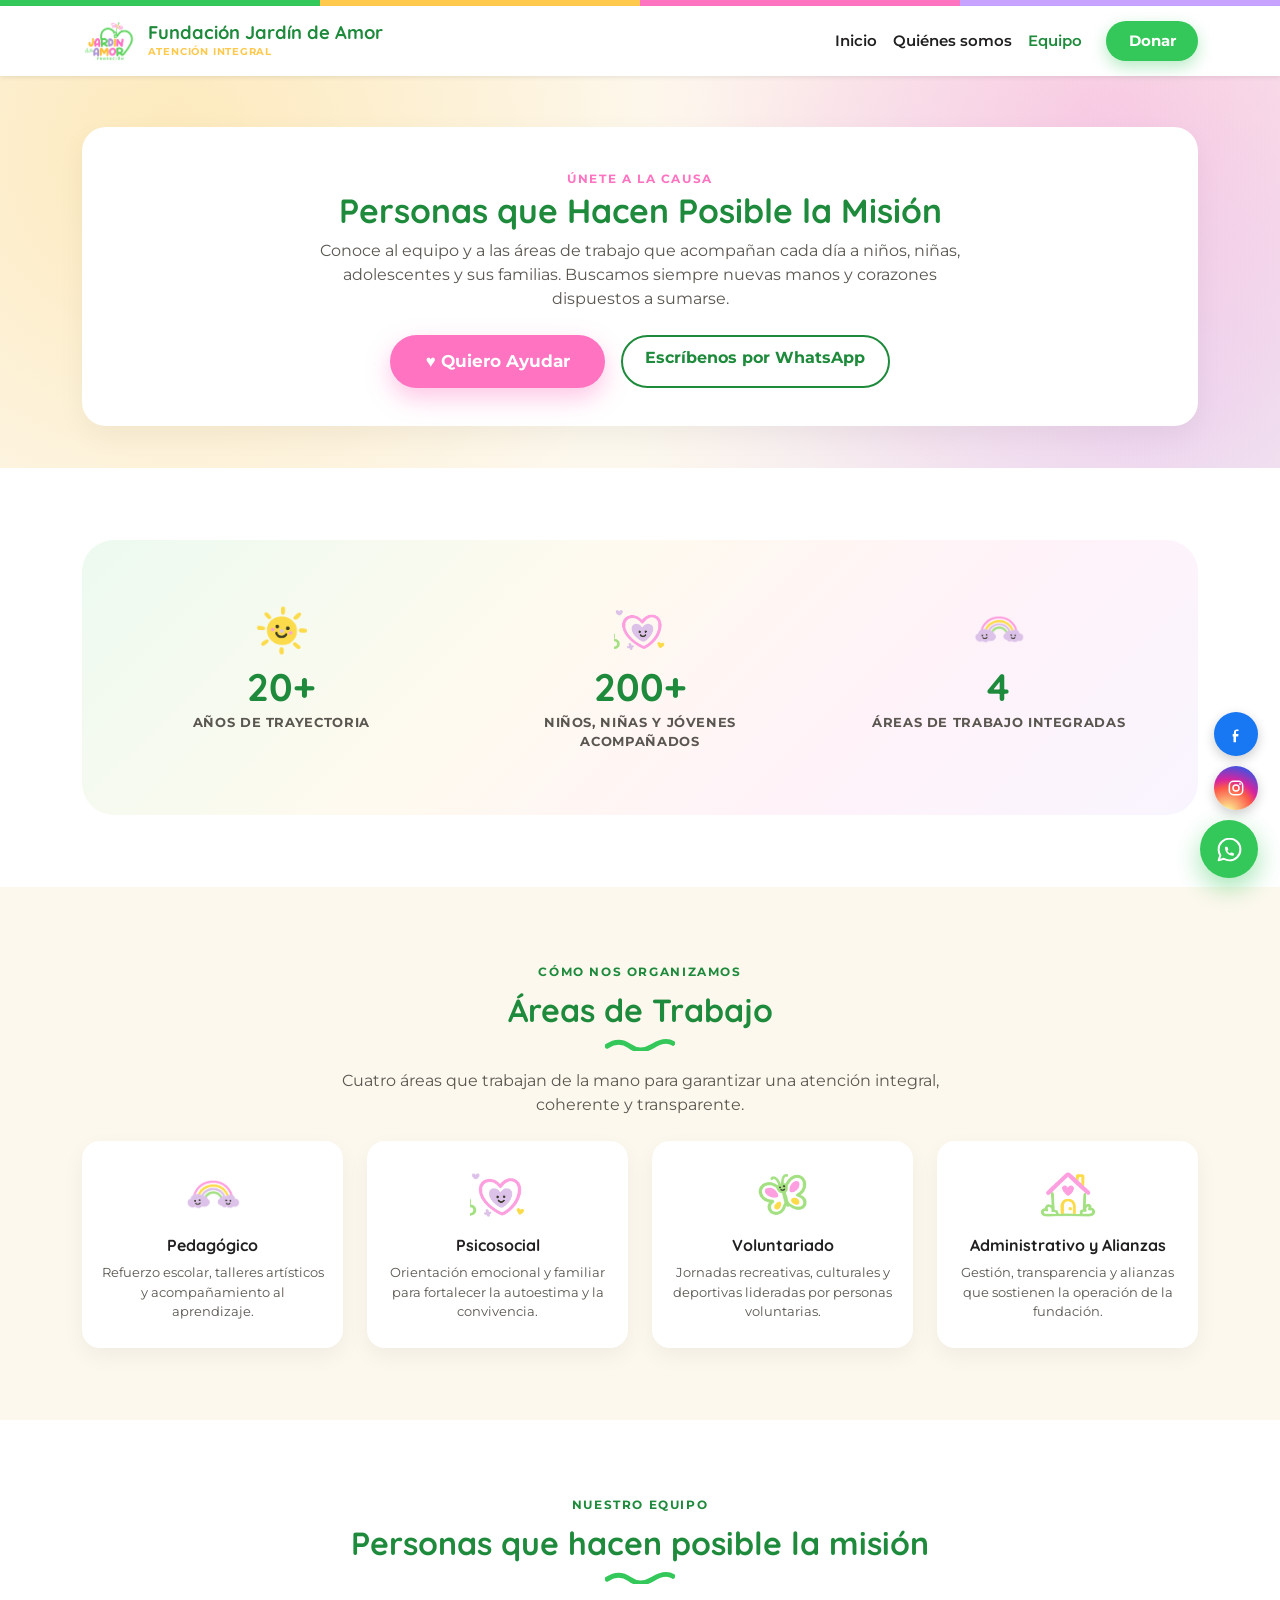
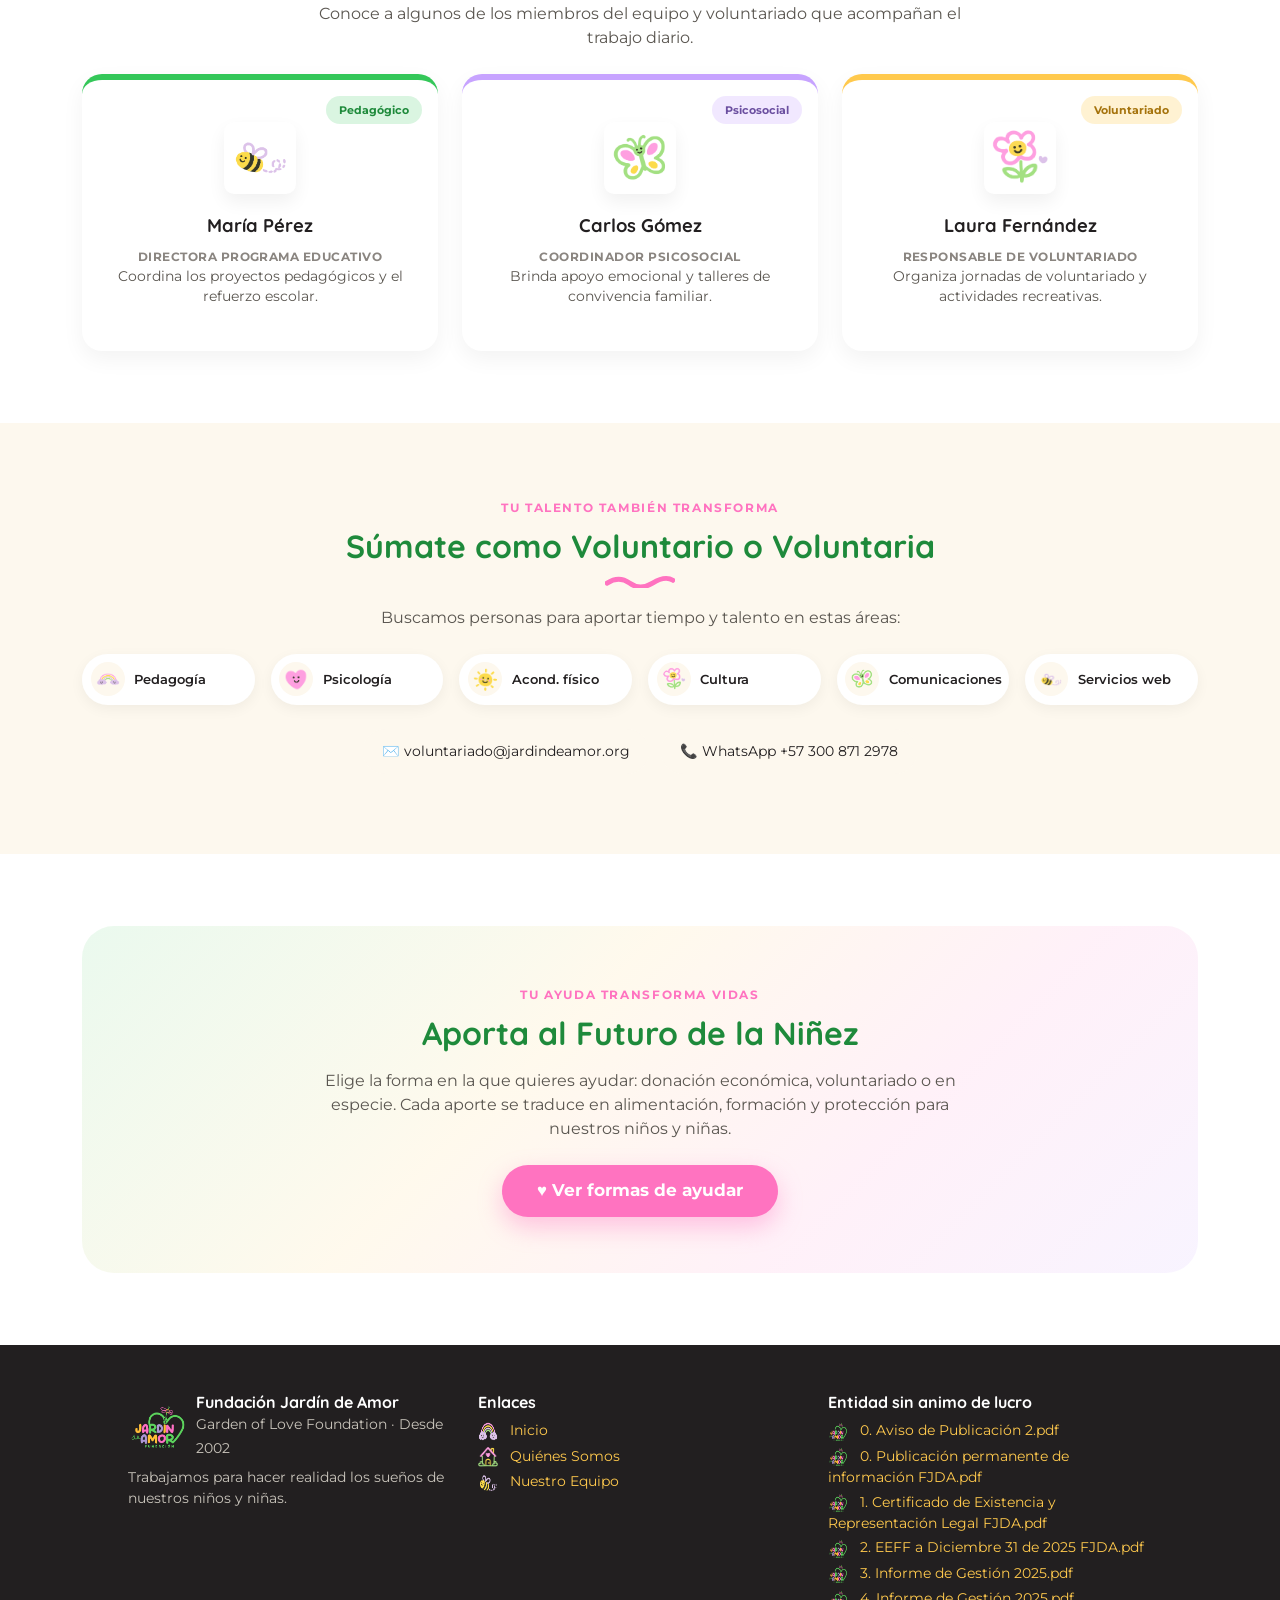
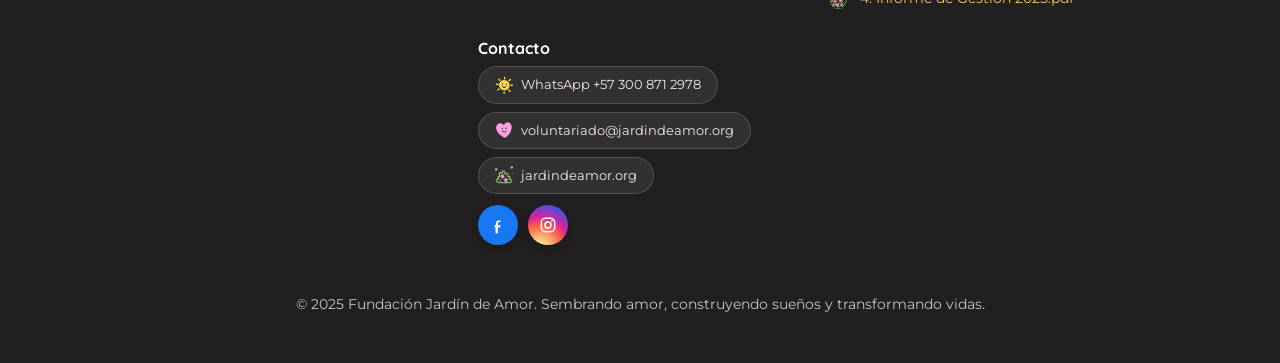
<file: equipo.html>
<!DOCTYPE html>
<html lang="es">
<head>
<meta charset="UTF-8">
<meta name="viewport" content="width=device-width, initial-scale=1.0">
<title>Fundación Jardín de Amor · Nuestro Equipo</title>
<meta name="description" content="Conoce al equipo y las áreas de trabajo —pedagógica, psicosocial, voluntariado y administrativa— que hacen posible la misión de Fundación Jardín de Amor. Súmate como voluntario o voluntaria.">
<meta property="og:type" content="website">
<meta property="og:title" content="Fundación Jardín de Amor · Nuestro Equipo">
<meta property="og:description" content="Personas y áreas de trabajo que hacen posible la misión de Fundación Jardín de Amor.">
<meta property="og:image" content="assets/images/logo.png">
<link rel="icon" href="assets/images/favicon.png" type="image/png">
<link rel="preconnect" href="https://fonts.googleapis.com">
<link rel="preconnect" href="https://fonts.gstatic.com" crossorigin>
<link href="https://fonts.googleapis.com/css2?family=Quicksand:wght@500;600;700&family=Montserrat:wght@400;500;600;700&display=swap" rel="stylesheet">
<link href="https://cdnjs.cloudflare.com/ajax/libs/bootstrap/5.3.3/css/bootstrap.min.css" rel="stylesheet">
<link href="assets/css/styles.css" rel="stylesheet">
<noscript><style>.reveal{opacity:1!important;transform:none!important;}</style></noscript>
</head>
<body>
<div class="scroll-progress" id="scrollProgress"></div>
<div class="stripe-bar"><span class="stripe-verde"></span><span class="stripe-amarillo"></span><span class="stripe-rosa"></span><span class="stripe-lila"></span></div>
<nav class="navbar navbar-expand-lg navbar-light bg-white shadow-sm sticky-top" id="mainNavbar">
  <div class="container">
    <a class="navbar-brand navbar-brand-wrap" href="index.html">
      <img src="assets/images/logo.png" alt="Fundación Jardín de Amor" style="height:44px">
      <div>
        <div class="brand-title">Fundación Jardín de Amor</div>
        <div class="brand-sub">Atención Integral</div>
      </div>
    </a>
    <button class="navbar-toggler" type="button" data-bs-toggle="collapse" data-bs-target="#mainNav" aria-controls="mainNav" aria-expanded="false" aria-label="Toggle navigation">
      <span class="navbar-toggler-icon"></span>
    </button>
    <div class="collapse navbar-collapse" id="mainNav">
      <ul class="navbar-nav ms-auto mb-2 mb-lg-0 align-items-lg-center">
        <li class="nav-item"><a class="nav-link nav-link-custom" href="index.html">Inicio</a></li>
        <li class="nav-item"><a class="nav-link nav-link-custom" href="quienes-somos.html">Quiénes somos</a></li>
        <li class="nav-item"><a class="nav-link nav-link-custom active" href="equipo.html">Equipo</a></li>
        <li class="nav-item d-lg-none mt-2"><button class="btn btn-donar w-100" data-bs-toggle="modal" data-bs-target="#modalDonar">Donar</button></li>
      </ul>
      <div class="ms-3 d-none d-lg-block">
        <button class="btn btn-donar" data-bs-toggle="modal" data-bs-target="#modalDonar">Donar</button>
      </div>
    </div>
  </div>
</nav>

<!-- INTRO PRINCIPAL -->
<section class="page-header blob-bg">
  <div class="container">
    <div class="page-header-box reveal">
      <span class="eyebrow" style="color:var(--rosa)">Únete a la causa</span>
      <h1>Personas que Hacen Posible la Misión</h1>
      <p>Conoce al equipo y a las áreas de trabajo que acompañan cada día a niños, niñas, adolescentes y sus familias. Buscamos siempre nuevas manos y corazones dispuestos a sumarse.</p>
      <div class="hero-cta d-flex gap-3 flex-wrap justify-content-center mt-4">
        <button class="btn btn-donar-grande btn-donar" data-bs-toggle="modal" data-bs-target="#modalDonar">♥ Quiero Ayudar</button>
        <a href="https://wa.me/573008712978" target="_blank" rel="noopener noreferrer" class="btn btn-outline-brand">Escríbenos por WhatsApp</a>
      </div>
    </div>
  </div>
</section>

<!-- EQUIPO EN NÚMEROS -->
<section class="bg-white">
  <div class="container">
    <div class="stats-strip reveal">
      <div class="row g-4">
        <div class="col-6 col-lg-4">
          <div class="stat-item">
            <img src="assets/images/sol.png" alt="" class="stat-icon" aria-hidden="true">
            <div class="stat-number"><span class="counter" data-count="20" data-suffix="+">0</span></div>
            <div class="stat-label">Años de trayectoria</div>
          </div>
        </div>
        <div class="col-6 col-lg-4">
          <div class="stat-item">
            <img src="assets/images/corazon-grande.png" alt="" class="stat-icon" aria-hidden="true">
            <div class="stat-number"><span class="counter" data-count="200" data-suffix="+">0</span></div>
            <div class="stat-label">Niños, niñas y jóvenes acompañados</div>
          </div>
        </div>
        <div class="col-12 col-lg-4">
          <div class="stat-item">
            <img src="assets/images/arcoiris.png" alt="" class="stat-icon" aria-hidden="true">
            <div class="stat-number"><span class="counter" data-count="4">0</span></div>
            <div class="stat-label">Áreas de trabajo integradas</div>
          </div>
        </div>
      </div>
    </div>
  </div>
</section>

<!-- ÁREAS DE TRABAJO -->
<section>
  <div class="container">
    <div class="text-center mb-4 reveal">
      <span class="eyebrow" style="color:var(--verde-deep)">Cómo nos organizamos</span>
      <h2 class="section-title mt-2">Áreas de Trabajo</h2>
      <div class="squiggle squiggle-verde"></div>
      <p class="section-lead mx-auto mt-3">Cuatro áreas que trabajan de la mano para garantizar una atención integral, coherente y transparente.</p>
    </div>
    <div class="row g-4">
      <div class="col-6 col-lg-3">
        <div class="area-card reveal">
          <img src="assets/images/arcoiris.png" alt="Pedagógico">
          <h6>Pedagógico</h6>
          <p>Refuerzo escolar, talleres artísticos y acompañamiento al aprendizaje.</p>
        </div>
      </div>
      <div class="col-6 col-lg-3">
        <div class="area-card reveal reveal-delay-1">
          <img src="assets/images/corazon-grande.png" alt="Psicosocial">
          <h6>Psicosocial</h6>
          <p>Orientación emocional y familiar para fortalecer la autoestima y la convivencia.</p>
        </div>
      </div>
      <div class="col-6 col-lg-3">
        <div class="area-card reveal reveal-delay-2">
          <img src="assets/images/mariposa.png" alt="Voluntariado">
          <h6>Voluntariado</h6>
          <p>Jornadas recreativas, culturales y deportivas lideradas por personas voluntarias.</p>
        </div>
      </div>
      <div class="col-6 col-lg-3">
        <div class="area-card reveal reveal-delay-3">
          <img src="assets/images/casa.png" alt="Administrativo y Alianzas">
          <h6>Administrativo y Alianzas</h6>
          <p>Gestión, transparencia y alianzas que sostienen la operación de la fundación.</p>
        </div>
      </div>
    </div>
  </div>
</section>

<!-- EQUIPO: Perfiles -->
<section class="bg-white">
  <div class="container">
    <div class="text-center mb-4 reveal">
      <span class="eyebrow" style="color:var(--verde-deep)">Nuestro Equipo</span>
      <h2 class="section-title mt-2">Personas que hacen posible la misión</h2>
      <div class="squiggle squiggle-verde"></div>
      <p class="section-lead mx-auto mt-3">Conoce a algunos de los miembros del equipo y voluntariado que acompañan el trabajo diario.</p>
    </div>
    <div class="row g-4">
      <div class="col-md-4">
        <div class="team-card text-center reveal">
          <span class="badge-soft badge-presente team-area-badge">Pedagógico</span>
          <img src="assets/images/abeja.png" alt="Miembro 1" class="program-icon mb-3">
          <div class="team-name">María Pérez</div>
          <div class="team-role">Directora Programa Educativo</div>
          <p class="team-desc">Coordina los proyectos pedagógicos y el refuerzo escolar.</p>
        </div>
      </div>
      <div class="col-md-4">
        <div class="team-card text-center lid reveal reveal-delay-1">
          <span class="badge-soft badge-lila team-area-badge">Psicosocial</span>
          <img src="assets/images/mariposa.png" alt="Miembro 2" class="program-icon mb-3">
          <div class="team-name">Carlos Gómez</div>
          <div class="team-role">Coordinador Psicosocial</div>
          <p class="team-desc">Brinda apoyo emocional y talleres de convivencia familiar.</p>
        </div>
      </div>
      <div class="col-md-4">
        <div class="team-card text-center dir reveal reveal-delay-2">
          <span class="badge-soft badge-amarillo team-area-badge">Voluntariado</span>
          <img src="assets/images/flor-rosa.png" alt="Miembro 3" class="program-icon mb-3">
          <div class="team-name">Laura Fernández</div>
          <div class="team-role">Responsable de Voluntariado</div>
          <p class="team-desc">Organiza jornadas de voluntariado y actividades recreativas.</p>
        </div>
      </div>
    </div>
  </div>
</section>

<!-- SÚMATE COMO VOLUNTARIO -->
<section>
  <div class="container">
    <div class="text-center mb-4 reveal">
      <span class="eyebrow" style="color:var(--rosa)">Tu talento también transforma</span>
      <h2 class="section-title mt-2">Súmate como Voluntario o Voluntaria</h2>
      <div class="squiggle squiggle-rosa"></div>
      <p class="section-lead mx-auto mt-3">Buscamos personas para aportar tiempo y talento en estas áreas:</p>
    </div>
    <div class="row g-3 justify-content-center mb-4">
      <div class="col-6 col-md-4 col-lg-2">
        <div class="chip-vol reveal"><img src="assets/images/arcoiris.png" alt="">Pedagogía</div>
      </div>
      <div class="col-6 col-md-4 col-lg-2">
        <div class="chip-vol reveal reveal-delay-1"><img src="assets/images/corazon.png" alt="">Psicología</div>
      </div>
      <div class="col-6 col-md-4 col-lg-2">
        <div class="chip-vol reveal reveal-delay-2"><img src="assets/images/sol.png" alt="">Acond. físico</div>
      </div>
      <div class="col-6 col-md-4 col-lg-2">
        <div class="chip-vol reveal reveal-delay-3"><img src="assets/images/flor-rosa.png" alt="">Cultura</div>
      </div>
      <div class="col-6 col-md-4 col-lg-2">
        <div class="chip-vol reveal reveal-delay-4"><img src="assets/images/mariposa.png" alt="">Comunicaciones</div>
      </div>
      <div class="col-6 col-md-4 col-lg-2">
        <div class="chip-vol reveal"><img src="assets/images/abeja.png" alt="">Servicios web</div>
      </div>
    </div>
    <div class="text-center reveal">
      <a class="contact-line d-inline-block text-decoration-none text-reset mb-2 mx-1" href="mailto:voluntariado@jardindeamor.org">✉️ voluntariado@jardindeamor.org</a>
      <a class="contact-line d-inline-block text-decoration-none text-reset mb-2 mx-1" href="https://wa.me/573008712978" target="_blank" rel="noopener noreferrer">📞 WhatsApp +57 300 871 2978</a>
    </div>
  </div>
</section>

<!-- DONAR CTA -->
<section class="bg-white">
  <div class="container">
    <div class="donar-section reveal">
      <span class="eyebrow" style="color:var(--rosa)">Tu ayuda transforma vidas</span>
      <h2 class="section-title mt-2 mb-3">Aporta al Futuro de la Niñez</h2>
      <p class="section-lead mx-auto mb-4">Elige la forma en la que quieres ayudar: donación económica, voluntariado o en especie. Cada aporte se traduce en alimentación, formación y protección para nuestros niños y niñas.</p>
      <button class="btn btn-donar-grande" data-bs-toggle="modal" data-bs-target="#modalDonar">♥ Ver formas de ayudar</button>
    </div>
  </div>
</section>

<!-- MODAL DONAR -->
<div class="modal fade" id="modalDonar" tabindex="-1" aria-hidden="true">
  <div class="modal-dialog modal-dialog-centered modal-lg">
    <div class="modal-content">
      <div class="stripe-bar"><span class="stripe-verde"></span><span class="stripe-amarillo"></span><span class="stripe-rosa"></span><span class="stripe-lila"></span></div>
      <div class="modal-header modal-header-custom">
        <div class="d-flex align-items-center gap-3">
          <img src="assets/images/logo.png" style="height:44px" alt="">
          <div>
            <h5 class="mb-0">Aporta al Futuro de la Niñez</h5>
            <small class="text-muted">Fundación Jardín de Amor · Atención Integral</small>
          </div>
        </div>
        <button type="button" class="btn-close" data-bs-dismiss="modal" aria-label="Close"></button>
      </div>
      <div class="modal-body p-4">
        <ul class="nav nav-pills donar-tabs justify-content-center gap-2 mb-4 flex-nowrap overflow-auto" id="donarTab" role="tablist">
          <li class="nav-item"><button class="nav-link active" data-bs-toggle="pill" data-bs-target="#tab-transferencia" type="button">💳 Donación Económica</button></li>
          <li class="nav-item"><button class="nav-link" data-bs-toggle="pill" data-bs-target="#tab-voluntariado" type="button">🤝 Voluntariado</button></li>
          <li class="nav-item"><button class="nav-link" data-bs-toggle="pill" data-bs-target="#tab-especie" type="button">🎁 En Especie</button></li>
        </ul>

        <div class="tab-content">
          <div class="tab-pane fade show active" id="tab-transferencia">
            <div class="donar-info-box mb-3">
              <h6 class="fw-bold" style="color:var(--verde-deep);">Tu aporte mensual o único financia:</h6>
              <ul class="mb-0 team-desc">
                <li>Alimentación diaria nutricional para los 100 niños de la modalidad Externado.</li>
                <li>Materiales pedagógicos, talleres artísticos y acompañamiento psicosocial.</li>
              </ul>
            </div>
            <div class="cuenta-box mb-3">
              <small class="text-uppercase" style="letter-spacing:.08em;color:#c9c4bb;">Cuenta de ahorros institucional</small>
              <div class="text-white-50 mt-2 mb-0" style="font-size:.8rem;">Banco:</div>
              <div class="fw-bold fs-5">Bancolombia</div>
              <div class="text-white-50 mt-2 mb-0" style="font-size:.8rem;">Titular de la cuenta:</div>
              <div class="fw-bold">Fundación Jardín de Amor</div>
              <div class="d-flex justify-content-between align-items-center mt-3 flex-wrap gap-2">
                <div>
                  <small class="text-white-50 d-block">Número de cuenta de ahorros:</small>
                  <span class="numero">002-102188-07</span>
                </div>
                <button class="btn btn-copiar btn-sm px-3" onclick="copiarCuenta(this)">⧉ Copiar</button>
              </div>
            </div>

            <div class="impact-box">
              <div class="d-flex justify-content-between align-items-center mb-2 flex-wrap gap-2">
                <span class="fw-bold">✨ Calculadora de Impacto</span>
                <span class="impact-amount">$<span id="montoLabel">50.000</span> COP / mes</span>
              </div>
              <input type="range" class="form-range mb-3" min="10000" max="200000" step="10000" value="50000" id="sliderDonacion" oninput="actualizarImpacto(this.value)">
              <div class="row g-2 text-center">
                <div class="col-6">
                  <div class="impact-stat"><div class="num" id="racionesLabel">10</div><div class="lbl">Raciones de alimento</div></div>
                </div>
                <div class="col-6">
                  <div class="impact-stat"><div class="num" id="kitsLabel">3</div><div class="lbl">Kits escolares / talleres</div></div>
                </div>
              </div>
            </div>
          </div>

          <div class="tab-pane fade" id="tab-voluntariado">
            <div class="donar-info-box mb-3">
              <h6 class="fw-bold" style="color:#a5730c;">Aporta tu talento o profesión</h6>
              <p class="team-desc mb-0">Buscamos voluntarios en pedagogía, psicología, acondicionamiento físico, cultura, comunicaciones y servicios web.</p>
            </div>
            <div class="contact-line mb-2">✉️ Escríbenos a: <strong>voluntariado@jardindeamor.org</strong></div>
            <a class="contact-line d-block text-decoration-none text-reset" href="https://wa.me/573008712978" target="_blank" rel="noopener noreferrer">📞 WhatsApp institucional: <strong>+57 300 871 2978</strong></a>
          </div>

          <div class="tab-pane fade" id="tab-especie">
            <p class="team-desc mb-3">Recibimos alimentos no perecederos para el comedor, útiles escolares, ropa en excelente estado, elementos de aseo e instrumentos recreativos.</p>
            <div class="row g-3">
              <div class="col-md-6">
                <div class="especie-card d-flex align-items-start">
                  <img src="assets/images/abeja.png" alt="Alimentos e Insumos" class="especie-icon">
                  <div>
                    <h6>Alimentos e Insumos</h6>
                    <p>Alimentos no perecederos, granos, leche, frutas y abarrotes para el comedor.</p>
                    <p class="program-note">Con tu aporte garantizamos desayunos y meriendas nutritivas para el crecimiento de nuestros niños.</p>
                  </div>
                </div>
              </div>
              <div class="col-md-6">
                <div class="especie-card d-flex align-items-start">
                  <img src="assets/images/arcoiris.png" alt="Útiles Escolares" class="especie-icon">
                  <div>
                    <h6>Útiles Escolares y Libros</h6>
                    <p>Cuadernos, colores, cuentos infantiles y material lúdico pedagógico.</p>
                    <p class="program-note">Proveemos material educativo para apoyar el aprendizaje y la creatividad de las niñas y niños.</p>
                  </div>
                </div>
              </div>
              <div class="col-md-6">
                <div class="especie-card d-flex align-items-start">
                  <img src="assets/images/mariposa.png" alt="Talleres y Voluntariado" class="especie-icon">
                  <div>
                    <h6>Talleres y Voluntariado</h6>
                    <p>Apoyo académico, actividades artísticas, deportivas y servicios web/comunicación.</p>
                    <p class="program-note">Voluntarios comparten experiencias que amplían horizontes y fomentan habilidades para la vida.</p>
                  </div>
                </div>
              </div>
              <div class="col-md-6">
                <div class="especie-card d-flex align-items-start">
                  <img src="assets/images/flor-maceta.png" alt="Proyectos Sede Campestre" class="especie-icon">
                  <div>
                    <h6>Proyectos Sede Campestre</h6>
                    <p>Herramientas de jardinería, insumos ecológicos y tecnología sostenible.</p>
                    <p class="program-note">Iniciativas verdes que enseñan cuidado ambiental y generan espacios de convivencia y aprendizaje.</p>
                  </div>
                </div>
              </div>
            </div>
          </div>
        </div>
      </div>
      <div class="modal-footer border-0 justify-content-between px-4 pb-4">
        <a href="#" class="text-decoration-none fw-semibold" style="color:var(--verde-deep);">Visita jardindeamor.org ↗</a>
        <button type="button" class="btn btn-donar" data-bs-dismiss="modal">Cerrar</button>
      </div>
    </div>
  </div>
</div>

<!-- FOOTER -->
<footer class="site-footer text-white py-5">
  <div class="container">

    <div class="row g-3 justify-content-center text-center text-md-start">
      <div class="col-12 col-sm-6 col-md-4 text-center text-md-start">
        <div class="d-flex align-items-center gap-2 mb-3 justify-content-center justify-content-md-start">
          <img src="assets/images/logo.png" style="height:48px" alt="">
          <div>
            <h6 class="mb-0">Fundación Jardín de Amor</h6>
            <small class="foot-sub">Garden of Love Foundation · Desde 2002</small>
          </div>
        </div>
        <p class="foot-sub">Trabajamos para hacer realidad los sueños de nuestros niños y niñas.</p>
      </div>
      <div class="col-12 col-sm-6 col-md-4 text-center text-md-start">
        <h6>Enlaces</h6>
        <p class="foot-sub mb-1"><img src="assets/images/arcoiris.png" class="foot-link-icon" alt="arcoiris"> <a href="index.html">Inicio</a></p>
        <p class="foot-sub mb-1"><img src="assets/images/casa.png" class="foot-link-icon" alt="casa"> <a href="quienes-somos.html">Quiénes Somos</a></p>
        <p class="foot-sub mb-1"><img src="assets/images/abeja.png" class="foot-link-icon" alt="abeja"> <a href="equipo.html">Nuestro Equipo</a></p>
      </div>
      <div class="col-12 col-sm-6 col-md-4 text-center text-md-start">
        <h6>Entidad sin animo de lucro</h6>
        <div>
          <p class="foot-sub mb-1"><img src="assets/images/placeholder.png" class="foot-link-icon" alt="Documento"> <a href="https://drive.google.com/file/d/1A5QaNxxEOLFQ3mRnZ6BuTQbjOwdfOvNI/view?usp=sharing" target="_blank">0. Aviso de Publicación 2.pdf</a></p>
          <p class="foot-sub mb-1"><img src="assets/images/placeholder.png" class="foot-link-icon" alt="Documento"> <a href="https://drive.google.com/file/d/1EORjNBRzKkG4U5v7fUVyQ0HuzaQZBp48/view?usp=sharing" target="_blank">0. Publicación permanente de información FJDA.pdf</a></p>
          <p class="foot-sub mb-1"><img src="assets/images/placeholder.png" class="foot-link-icon" alt="Documento"> <a href="https://drive.google.com/file/d/1uJphUSY-wSg97-CYt20388kZ8jeYIDQ1/view?usp=sharing" target="_blank">1. Certificado de Existencia y Representación Legal FJDA.pdf</a></p>
          <p class="foot-sub mb-1"><img src="assets/images/placeholder.png" class="foot-link-icon" alt="Documento"> <a href="https://drive.google.com/file/d/1xGpRlgPUKsbeZEFHuP_WrPNmeixtpWca/view?usp=sharing" target="_blank">2. EEFF a Diciembre 31 de 2025 FJDA.pdf</a></p>
          <p class="foot-sub mb-1"><img src="assets/images/placeholder.png" class="foot-link-icon" alt="Documento"> <a href="https://drive.google.com/file/d/1YCjIKCKQc3JizrIKEN2AtOJrbNG5tcRl/view?usp=sharing" target="_blank">3. Informe de Gestión 2025.pdf</a></p>
          <p class="foot-sub mb-1"><img src="assets/images/placeholder.png" class="foot-link-icon" alt="Documento"> <a href="https://drive.google.com/file/d/1797bhREUEecif_Hzu1UeYNOckA8wGepl/view?usp=sharing" target="_blank">4. Informe de Gestión 2025.pdf</a></p>
        </div>
      </div>
      <div class="col-12 col-sm-6 col-md-4 text-center text-md-start">
        <h6>Contacto</h6>
        <div class="d-flex flex-column gap-2 align-items-center align-items-md-start">
          <a class="contact-chip" href="https://wa.me/573008712978" target="_blank" rel="noopener noreferrer"><img src="assets/images/sol.png" alt="">WhatsApp +57 300 871 2978</a>
          <a class="contact-chip" href="mailto:voluntariado@jardindeamor.org"><img src="assets/images/corazon.png" alt="">voluntariado@jardindeamor.org</a>
          <span class="contact-chip"><img src="assets/images/arbusto.png" alt="">jardindeamor.org</span>
        </div>
        <div class="social-links justify-content-center justify-content-md-start">
          <a class="social-icon social-facebook" href="https://www.facebook.com/fundacionjardindeamor/" target="_blank" rel="noopener noreferrer" aria-label="Facebook Fundación Jardín de Amor">
            <svg viewBox="0 0 24 24" fill="none" xmlns="http://www.w3.org/2000/svg" aria-hidden="true"><path d="M15 8.5h-2c-.6 0-1 .4-1 1V12h3l-.4 3h-2.6v7h-3v-7H8v-3h1.5v-2c0-2 1.2-3.5 3.5-3.5H15v3Z" fill="#fff"/></svg>
          </a>
          <a class="social-icon social-instagram" href="https://www.instagram.com/funjardindeamor/" target="_blank" rel="noopener noreferrer" aria-label="Instagram Fundación Jardín de Amor">
            <svg viewBox="0 0 24 24" fill="none" xmlns="http://www.w3.org/2000/svg" aria-hidden="true"><rect x="4" y="4" width="16" height="16" rx="5" stroke="#fff" stroke-width="1.8"/><circle cx="12" cy="12" r="3.6" stroke="#fff" stroke-width="1.8"/><circle cx="16.8" cy="7.2" r="1.1" fill="#fff"/></svg>
          </a>
        </div>
      </div>

    </div>
    <hr style="border-color:#3a3733;" class="my-4">
    <p class="foot-sub mb-0 text-center">© 2025 Fundación Jardín de Amor. Sembrando amor, construyendo sueños y transformando vidas.</p>
  </div>
</footer>

<div class="social-float-stack">
  <a class="social-icon social-facebook" href="https://www.facebook.com/fundacionjardindeamor/" target="_blank" rel="noopener noreferrer" aria-label="Facebook Fundación Jardín de Amor">
    <svg viewBox="0 0 24 24" fill="none" xmlns="http://www.w3.org/2000/svg" aria-hidden="true"><path d="M15 8.5h-2c-.6 0-1 .4-1 1V12h3l-.4 3h-2.6v7h-3v-7H8v-3h1.5v-2c0-2 1.2-3.5 3.5-3.5H15v3Z" fill="#fff"/></svg>
  </a>
  <a class="social-icon social-instagram" href="https://www.instagram.com/funjardindeamor/" target="_blank" rel="noopener noreferrer" aria-label="Instagram Fundación Jardín de Amor">
    <svg viewBox="0 0 24 24" fill="none" xmlns="http://www.w3.org/2000/svg" aria-hidden="true"><rect x="4" y="4" width="16" height="16" rx="5" stroke="#fff" stroke-width="1.8"/><circle cx="12" cy="12" r="3.6" stroke="#fff" stroke-width="1.8"/><circle cx="16.8" cy="7.2" r="1.1" fill="#fff"/></svg>
  </a>
</div>
<a class="btn-whatsapp-float" href="https://wa.me/573008712978?text=Hola%2C%20quiero%20más%20información%20sobre%20la%20Fundaci%C3%B3n%20Jard%C3%ADn%20de%20Amor" target="_blank" rel="noopener noreferrer" aria-label="Escríbenos por WhatsApp">
  <svg viewBox="0 0 32 32" fill="none" xmlns="http://www.w3.org/2000/svg" aria-hidden="true">
    <path d="M16 4C9.4 4 4 9.4 4 16c0 2.4.7 4.6 1.9 6.5L4 28l5.7-1.8A11.9 11.9 0 0 0 16 28c6.6 0 12-5.4 12-12S22.6 4 16 4Z" stroke="#fff" stroke-width="2.2" stroke-linejoin="round" stroke-linecap="round"/>
    <path d="M11 14.2c0-.6.5-1.1 1.1-1.1h1c.4 0 .8.3.9.7l.6 1.9c.1.4 0 .8-.3 1l-.8.7c.6 1.3 1.7 2.4 3 3l.7-.8c.3-.3.7-.4 1-.3l1.9.6c.4.1.7.5.7.9v1c0 .6-.5 1.1-1.1 1.1-4.9 0-8.7-3.8-8.7-8.7Z" fill="#fff"/>
  </svg>
</a>
<button type="button" class="btn-top" id="backToTop" aria-label="Volver arriba">
  <svg viewBox="0 0 24 24" fill="none" xmlns="http://www.w3.org/2000/svg" aria-hidden="true">
    <path d="M12 19V6M12 6 6 12M12 6l6 6" stroke="currentColor" stroke-width="2.4" stroke-linecap="round" stroke-linejoin="round"/>
  </svg>
</button>

<script src="https://cdnjs.cloudflare.com/ajax/libs/bootstrap/5.3.3/js/bootstrap.bundle.min.js"></script>
<script src="assets/js/main.js"></script>
</body>
</html>
</file>
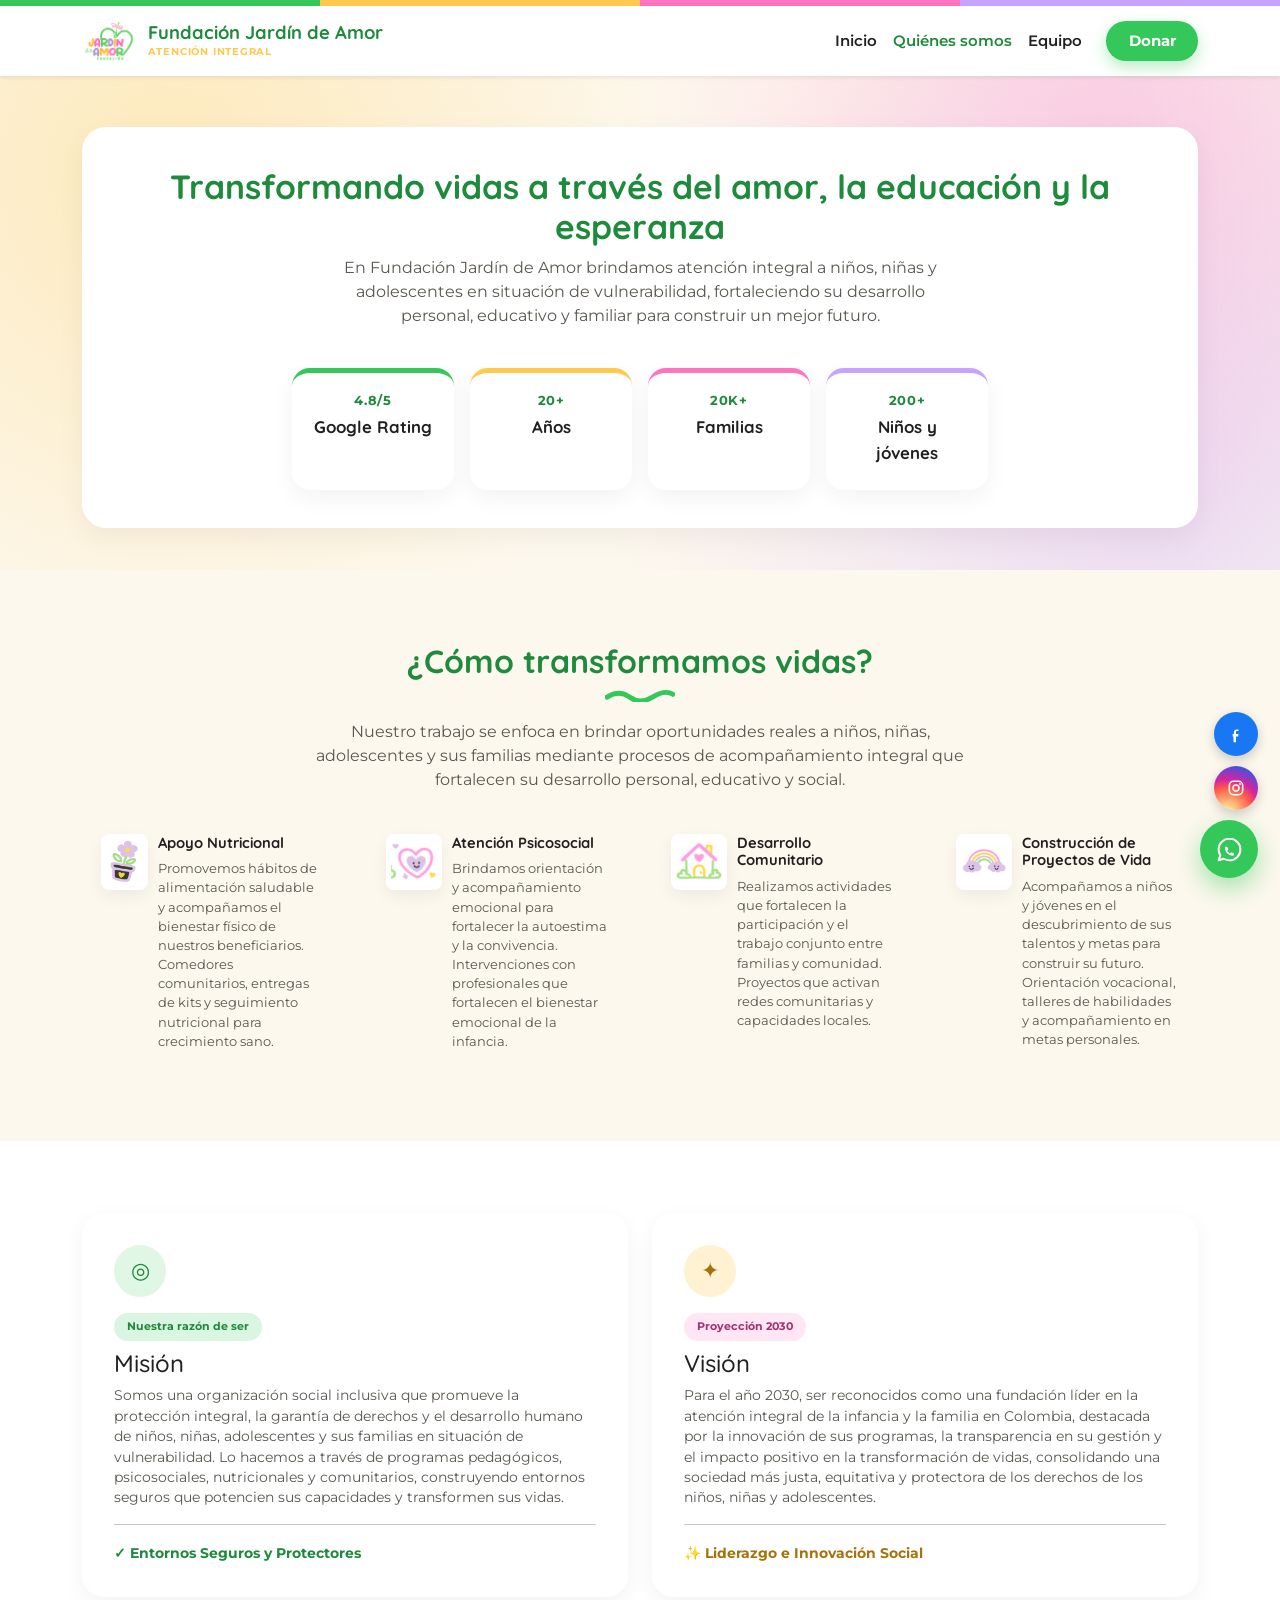
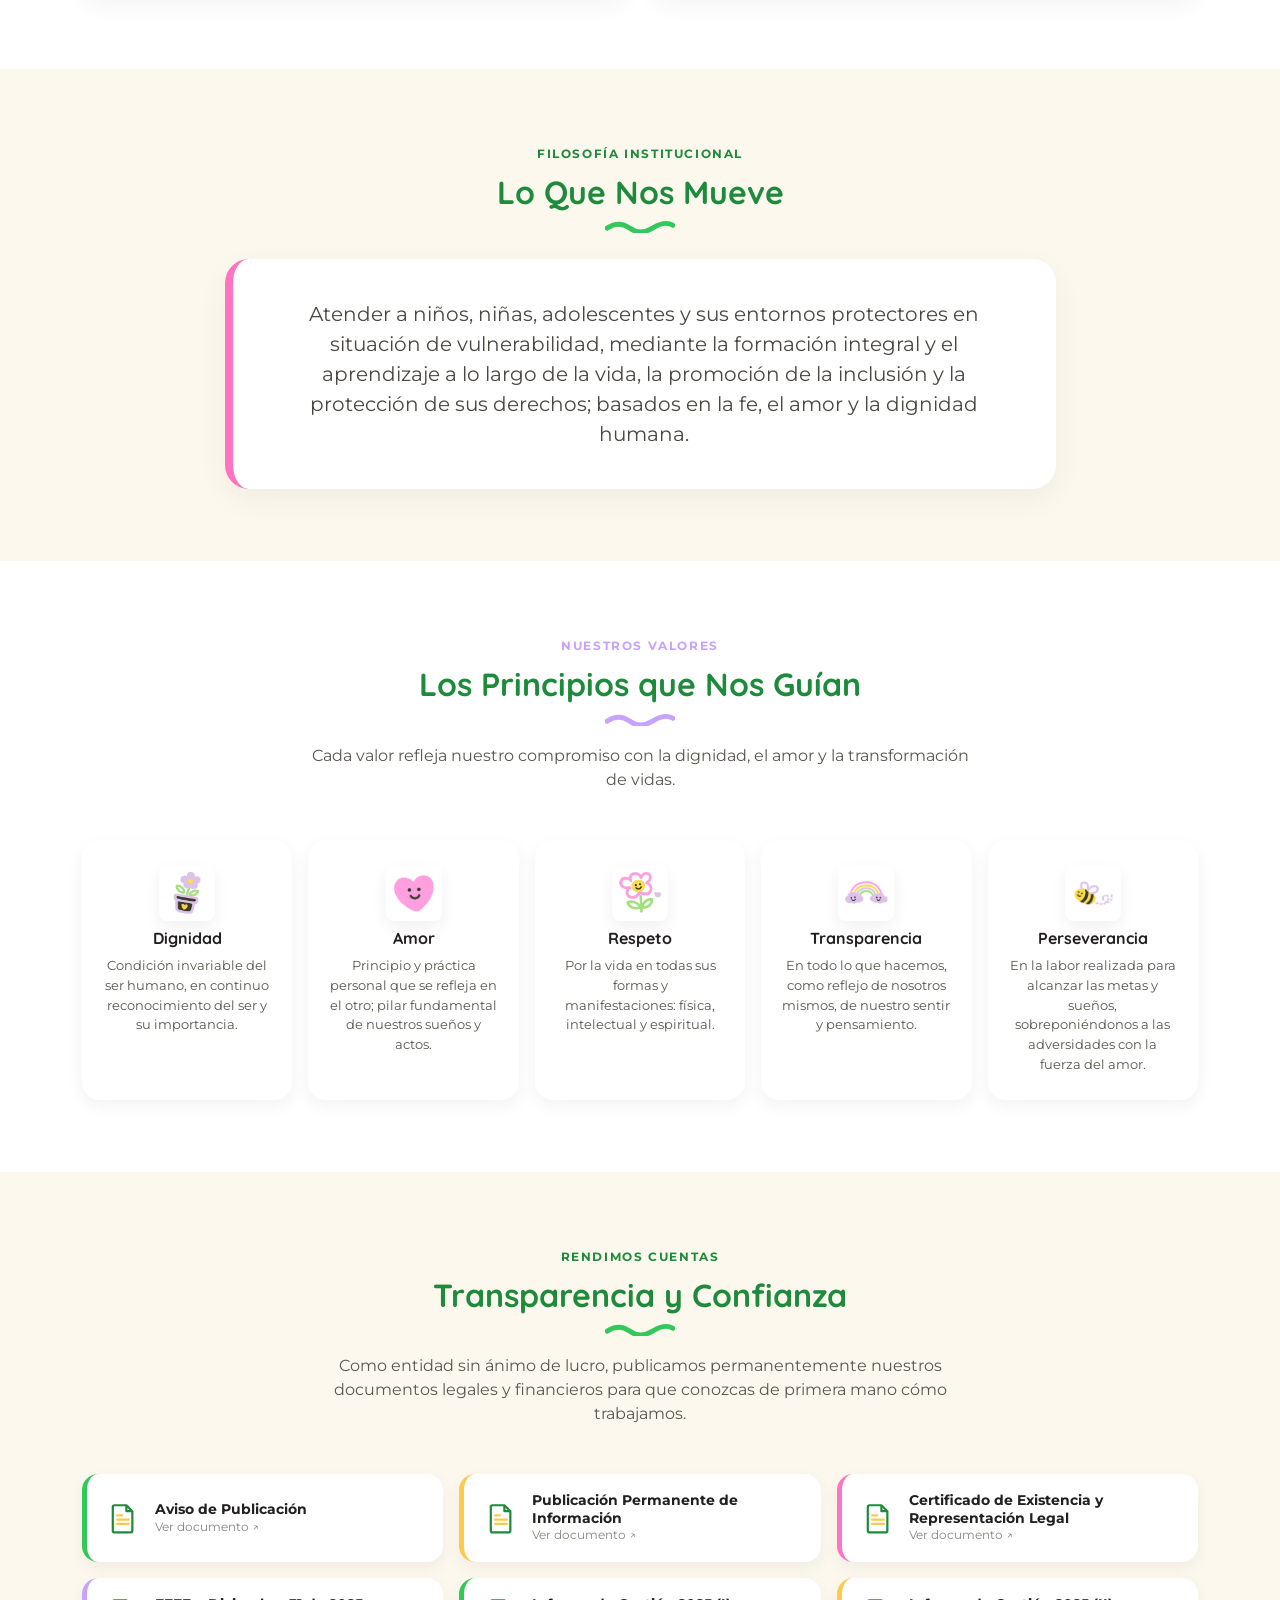
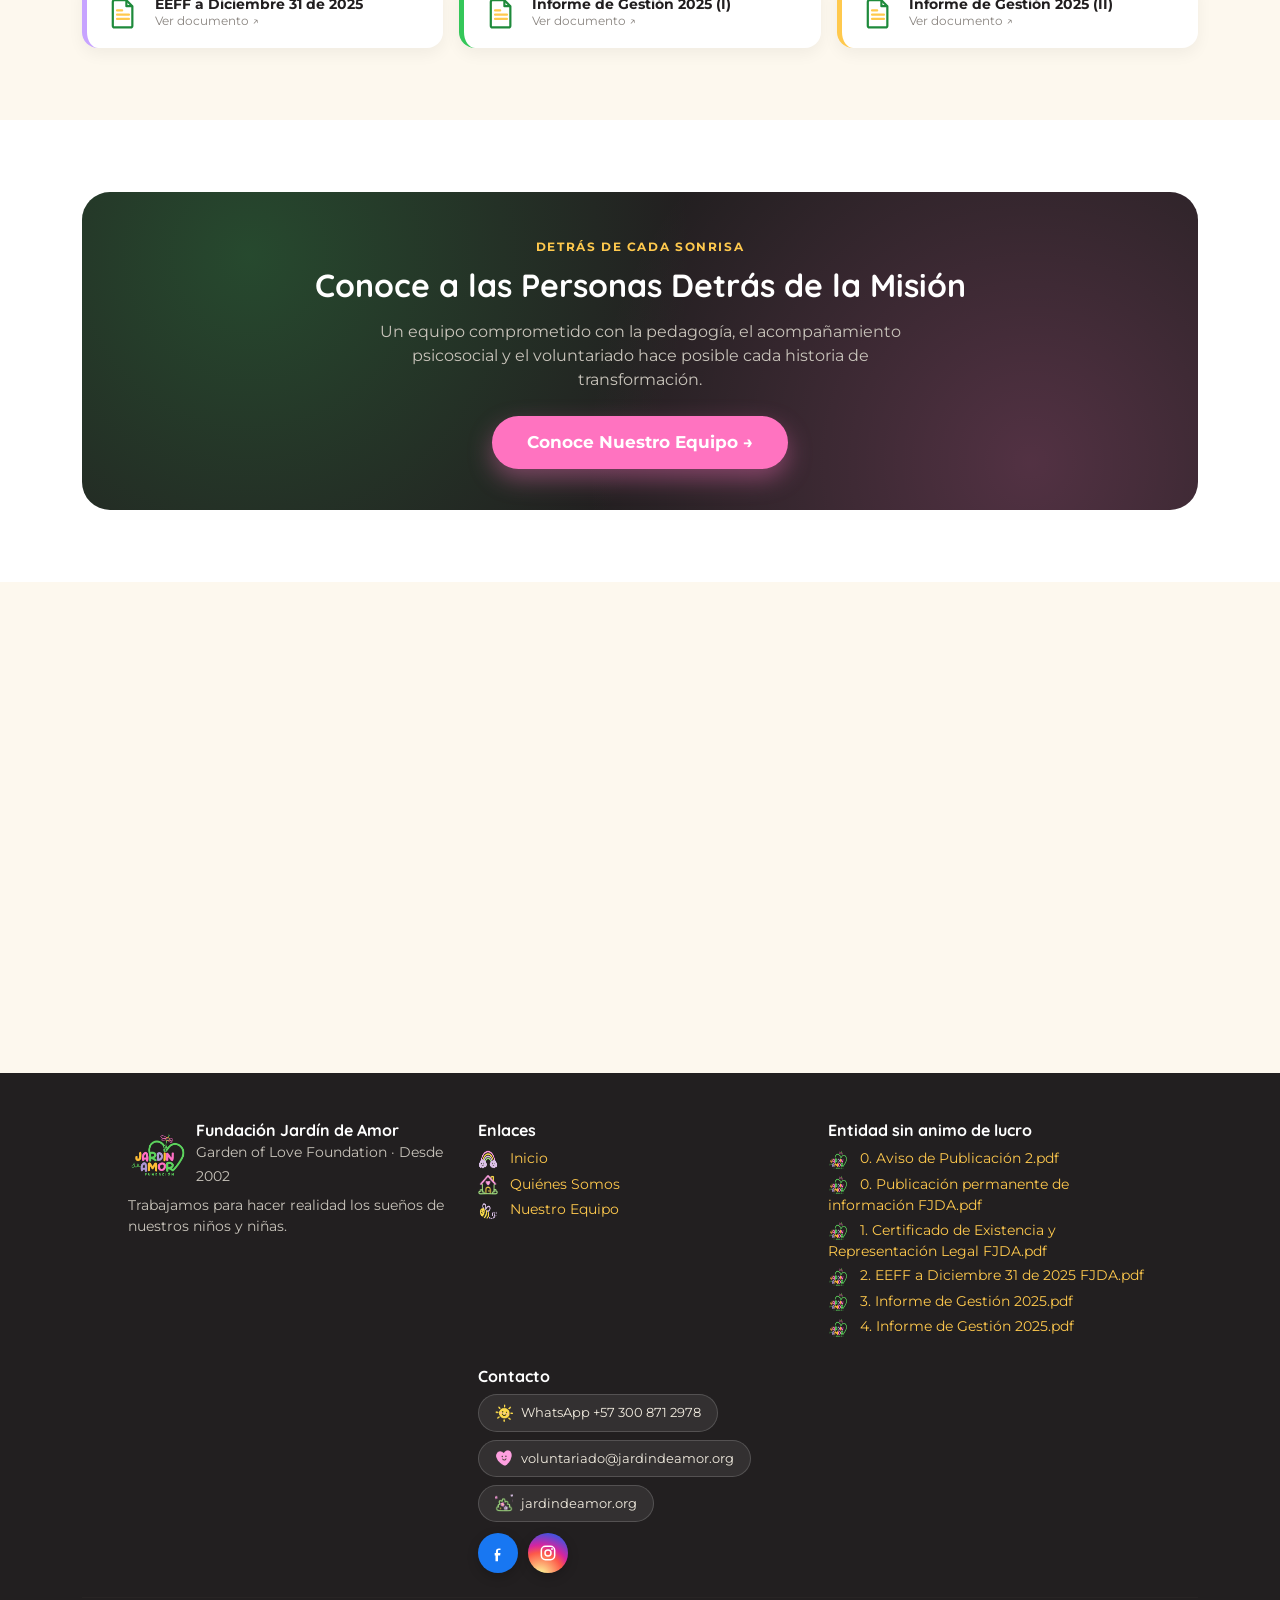
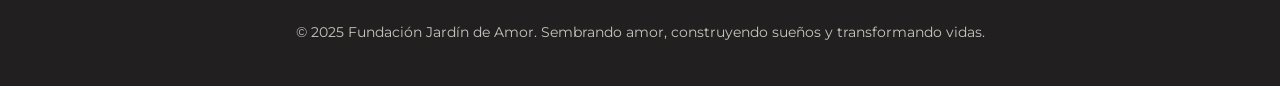
<file: quienes-somos.html>
<!DOCTYPE html>
<html lang="es">
<head>
<meta charset="UTF-8">
<meta name="viewport" content="width=device-width, initial-scale=1.0">
<title>Fundación Jardín de Amor · Quiénes Somos</title>
<meta name="description" content="Conoce la misión, visión, valores y trayectoria de Fundación Jardín de Amor: 20+ años transformando la vida de niños, niñas, adolescentes y sus familias en Colombia.">
<meta property="og:type" content="website">
<meta property="og:title" content="Fundación Jardín de Amor · Quiénes Somos">
<meta property="og:description" content="Misión, visión y valores de una fundación que transforma vidas a través del amor, la educación y la esperanza.">
<meta property="og:image" content="assets/images/logo.png">
<link rel="icon" href="assets/images/favicon.png" type="image/png">
<link rel="preconnect" href="https://fonts.googleapis.com">
<link rel="preconnect" href="https://fonts.gstatic.com" crossorigin>
<link href="https://fonts.googleapis.com/css2?family=Quicksand:wght@500;600;700&family=Montserrat:wght@400;500;600;700&display=swap" rel="stylesheet">
<link href="https://cdnjs.cloudflare.com/ajax/libs/bootstrap/5.3.3/css/bootstrap.min.css" rel="stylesheet">
<link href="assets/css/styles.css" rel="stylesheet">
<noscript><style>.reveal{opacity:1!important;transform:none!important;}</style></noscript>
</head>
<body>
<div class="scroll-progress" id="scrollProgress"></div>
<div class="stripe-bar"><span class="stripe-verde"></span><span class="stripe-amarillo"></span><span class="stripe-rosa"></span><span class="stripe-lila"></span></div>
<nav class="navbar navbar-expand-lg navbar-light bg-white shadow-sm sticky-top" id="mainNavbar">
  <div class="container">
    <a class="navbar-brand navbar-brand-wrap" href="index.html">
      <img src="assets/images/logo.png" alt="Fundación Jardín de Amor" style="height:44px">
      <div>
        <div class="brand-title">Fundación Jardín de Amor</div>
        <div class="brand-sub">Atención Integral</div>
      </div>
    </a>
    <button class="navbar-toggler" type="button" data-bs-toggle="collapse" data-bs-target="#mainNav" aria-controls="mainNav" aria-expanded="false" aria-label="Toggle navigation">
      <span class="navbar-toggler-icon"></span>
    </button>
    <div class="collapse navbar-collapse" id="mainNav">
      <ul class="navbar-nav ms-auto mb-2 mb-lg-0 align-items-lg-center">
        <li class="nav-item"><a class="nav-link nav-link-custom" href="index.html">Inicio</a></li>
        <li class="nav-item"><a class="nav-link nav-link-custom active" href="quienes-somos.html">Quiénes somos</a></li>
        <li class="nav-item"><a class="nav-link nav-link-custom" href="equipo.html">Equipo</a></li>
        <li class="nav-item d-lg-none mt-2"><button class="btn btn-donar w-100" data-bs-toggle="modal" data-bs-target="#modalDonar">Donar</button></li>
      </ul>
      <div class="ms-3 d-none d-lg-block">
        <button class="btn btn-donar" data-bs-toggle="modal" data-bs-target="#modalDonar">Donar</button>
      </div>
    </div>
  </div>
</nav>

<!-- INTRO PRINCIPAL -->
<section class="page-header blob-bg">
  <div class="container">
    <div class="page-header-box reveal">
      <h1>Transformando vidas a través del amor, la educación y la esperanza</h1>
      <p>En Fundación Jardín de Amor brindamos atención integral a niños, niñas y adolescentes en situación de vulnerabilidad, fortaleciendo su desarrollo personal, educativo y familiar para construir un mejor futuro.</p>
      <div class="row g-3 mt-4 justify-content-center">
        <div class="col-6 col-md-2">
          <div class="metric-card text-center">
            <div class="metric-year">4.8/5</div>
            <div class="metric-title">Google Rating</div>
          </div>
        </div>
        <div class="col-6 col-md-2">
          <div class="metric-card text-center c2">
            <div class="metric-year">20+</div>
            <div class="metric-title">Años</div>
          </div>
        </div>
        <div class="col-6 col-md-2">
          <div class="metric-card text-center c3">
            <div class="metric-year">20K+</div>
            <div class="metric-title">Familias</div>
          </div>
        </div>
        <div class="col-6 col-md-2">
          <div class="metric-card text-center c4">
            <div class="metric-year">200+</div>
            <div class="metric-title">Niños y jóvenes</div>
          </div>
        </div>
      </div>
    </div>
  </div>
</section>

<!-- ¿Cómo transformamos vidas? -->
<section>
  <div class="container">
    <div class="text-center mb-4 reveal">
      <h2 class="section-title">¿Cómo transformamos vidas?</h2>
      <div class="squiggle squiggle-verde"></div>
      <p class="section-lead mx-auto mt-3">Nuestro trabajo se enfoca en brindar oportunidades reales a niños, niñas, adolescentes y sus familias mediante procesos de acompañamiento integral que fortalecen su desarrollo personal, educativo y social.</p>
    </div>
    <div class="row g-4">
      <div class="col-md-6 col-lg-3">
        <div class="especie-card d-flex align-items-start reveal">
          <img src="assets/images/flor-maceta.png" alt="Apoyo Nutricional" class="especie-icon">
          <div>
            <h6>Apoyo Nutricional</h6>
            <p>Promovemos hábitos de alimentación saludable y acompañamos el bienestar físico de nuestros beneficiarios.</p>
            <p class="program-note">Comedores comunitarios, entregas de kits y seguimiento nutricional para crecimiento sano.</p>
          </div>
        </div>
      </div>
      <div class="col-md-6 col-lg-3">
        <div class="especie-card d-flex align-items-start reveal reveal-delay-1">
          <img src="assets/images/corazon-grande.png" alt="Atención Psicosocial" class="especie-icon">
          <div>
            <h6>Atención Psicosocial</h6>
            <p>Brindamos orientación y acompañamiento emocional para fortalecer la autoestima y la convivencia.</p>
            <p class="program-note">Intervenciones con profesionales que fortalecen el bienestar emocional de la infancia.</p>
          </div>
        </div>
      </div>
      <div class="col-md-6 col-lg-3">
        <div class="especie-card d-flex align-items-start reveal reveal-delay-2">
          <img src="assets/images/casa.png" alt="Desarrollo Comunitario" class="especie-icon">
          <div>
            <h6>Desarrollo Comunitario</h6>
            <p>Realizamos actividades que fortalecen la participación y el trabajo conjunto entre familias y comunidad.</p>
            <p class="program-note">Proyectos que activan redes comunitarias y capacidades locales.</p>
          </div>
        </div>
      </div>
      <div class="col-md-6 col-lg-3">
        <div class="especie-card d-flex align-items-start reveal reveal-delay-3">
          <img src="assets/images/arcoiris.png" alt="Proyectos de Vida" class="especie-icon">
          <div>
            <h6>Construcción de Proyectos de Vida</h6>
            <p>Acompañamos a niños y jóvenes en el descubrimiento de sus talentos y metas para construir su futuro.</p>
            <p class="program-note">Orientación vocacional, talleres de habilidades y acompañamiento en metas personales.</p>
          </div>
        </div>
      </div>
    </div>
  </div>
</section>

<!-- MISION / VISION -->
<section class="bg-white">
  <div class="container">
    <div class="row g-4">
      <div class="col-md-6">
        <div class="mv-card reveal">
          <div class="mv-icon verde-bg">◎</div>
          <span class="badge-soft badge-presente mb-2 d-inline-block">Nuestra razón de ser</span>
          <h3 class="h4">Misión</h3>
          <p class="team-desc">Somos una organización social inclusiva que promueve la protección integral, la garantía de derechos y el desarrollo humano de niños, niñas, adolescentes y sus familias en situación de vulnerabilidad. Lo hacemos a través de programas pedagógicos, psicosociales, nutricionales y comunitarios, construyendo entornos seguros que potencien sus capacidades y transformen sus vidas.</p>
          <hr>
          <small class="fw-bold" style="color:var(--verde-deep);">✓ Entornos Seguros y Protectores</small>
        </div>
      </div>
      <div class="col-md-6">
        <div class="mv-card reveal reveal-delay-1">
          <div class="mv-icon amarillo-bg">✦</div>
          <span class="badge-soft badge-inicio mb-2 d-inline-block">Proyección 2030</span>
          <h3 class="h4">Visión</h3>
          <p class="team-desc">Para el año 2030, ser reconocidos como una fundación líder en la atención integral de la infancia y la familia en Colombia, destacada por la innovación de sus programas, la transparencia en su gestión y el impacto positivo en la transformación de vidas, consolidando una sociedad más justa, equitativa y protectora de los derechos de los niños, niñas y adolescentes.</p>
          <hr>
          <small class="fw-bold" style="color:#a5730c;">✨ Liderazgo e Innovación Social</small>
        </div>
      </div>
    </div>
  </div>
</section>

<!-- FILOSOFIA / QUE NOS MUEVE -->
<section>
  <div class="container">
    <div class="row justify-content-center">
      <div class="col-lg-9">
        <div class="text-center mb-4 reveal">
          <span class="eyebrow" style="color:var(--verde-deep)">Filosofía institucional</span>
          <h2 class="section-title mt-2">Lo Que Nos Mueve</h2>
          <div class="squiggle squiggle-verde"></div>
        </div>
        <div class="objetivo-box text-center reveal">
          <p class="fs-5 mb-0" style="color:#4a4640;">Atender a niños, niñas, adolescentes y sus entornos protectores en situación de vulnerabilidad, mediante la formación integral y el aprendizaje a lo largo de la vida, la promoción de la inclusión y la protección de sus derechos; basados en la fe, el amor y la dignidad humana.</p>
        </div>
      </div>
    </div>
  </div>
</section>

<!-- VALORES -->
<section class="bg-white">
  <div class="container">
    <div class="text-center mb-5 reveal">
      <span class="eyebrow" style="color:var(--lila)">Nuestros valores</span>
      <h2 class="section-title mt-2">Los Principios que Nos Guían</h2>
      <div class="squiggle squiggle-lila"></div>
      <p class="section-lead mx-auto mt-3">Cada valor refleja nuestro compromiso con la dignidad, el amor y la transformación de vidas.</p>
    </div>
    <div class="row g-3">
      <div class="col-6 col-md-4 col-lg">
        <div class="valor-card reveal">
          <img src="assets/images/flor-maceta.png" alt="Dignidad" class="especie-icon d-block mx-auto mb-2">
          <h5>Dignidad</h5>
          <p>Condición invariable del ser humano, en continuo reconocimiento del ser y su importancia.</p>
        </div>
      </div>
      <div class="col-6 col-md-4 col-lg">
        <div class="valor-card reveal reveal-delay-1">
          <img src="assets/images/corazon.png" alt="Amor" class="especie-icon d-block mx-auto mb-2">
          <h5>Amor</h5>
          <p>Principio y práctica personal que se refleja en el otro; pilar fundamental de nuestros sueños y actos.</p>
        </div>
      </div>
      <div class="col-6 col-md-4 col-lg">
        <div class="valor-card reveal reveal-delay-2">
          <img src="assets/images/flor-rosa.png" alt="Respeto" class="especie-icon d-block mx-auto mb-2">
          <h5>Respeto</h5>
          <p>Por la vida en todas sus formas y manifestaciones: física, intelectual y espiritual.</p>
        </div>
      </div>
      <div class="col-6 col-md-4 col-lg">
        <div class="valor-card reveal reveal-delay-3">
          <img src="assets/images/arcoiris.png" alt="Transparencia" class="especie-icon d-block mx-auto mb-2">
          <h5>Transparencia</h5>
          <p>En todo lo que hacemos, como reflejo de nosotros mismos, de nuestro sentir y pensamiento.</p>
        </div>
      </div>
      <div class="col-6 col-md-4 col-lg">
        <div class="valor-card reveal reveal-delay-4">
          <img src="assets/images/abeja.png" alt="Perseverancia" class="especie-icon d-block mx-auto mb-2">
          <h5>Perseverancia</h5>
          <p>En la labor realizada para alcanzar las metas y sueños, sobreponiéndonos a las adversidades con la fuerza del amor.</p>
        </div>
      </div>
    </div>
  </div>
</section>

<!-- TRANSPARENCIA -->
<section>
  <div class="container">
    <div class="text-center mb-5 reveal">
      <span class="eyebrow" style="color:var(--verde-deep)">Rendimos cuentas</span>
      <h2 class="section-title mt-2">Transparencia y Confianza</h2>
      <div class="squiggle squiggle-verde"></div>
      <p class="section-lead mx-auto mt-3">Como entidad sin ánimo de lucro, publicamos permanentemente nuestros documentos legales y financieros para que conozcas de primera mano cómo trabajamos.</p>
    </div>
    <div class="row g-3">
      <div class="col-md-6 col-lg-4">
        <a class="doc-card reveal" href="https://drive.google.com/file/d/1A5QaNxxEOLFQ3mRnZ6BuTQbjOwdfOvNI/view?usp=sharing" target="_blank" rel="noopener noreferrer">
          <svg viewBox="0 0 40 40" fill="none" xmlns="http://www.w3.org/2000/svg" class="doc-icon" aria-hidden="true">
            <path d="M10 5h14l7 7v23a2 2 0 0 1-2 2H10a2 2 0 0 1-2-2V7a2 2 0 0 1 2-2Z" stroke="#1E8A3B" stroke-width="2.6" stroke-linejoin="round"/>
            <path d="M24 5v7h7" stroke="#1E8A3B" stroke-width="2.6" stroke-linejoin="round"/>
            <path d="M13 22h14M13 27h14M13 17h6" stroke="#FFC94D" stroke-width="2.6" stroke-linecap="round"/>
          </svg>
          <div>
            <div class="doc-name">Aviso de Publicación</div>
            <div class="doc-hint">Ver documento ↗</div>
          </div>
        </a>
      </div>
      <div class="col-md-6 col-lg-4">
        <a class="doc-card c2 reveal reveal-delay-1" href="https://drive.google.com/file/d/1EORjNBRzKkG4U5v7fUVyQ0HuzaQZBp48/view?usp=sharing" target="_blank" rel="noopener noreferrer">
          <svg viewBox="0 0 40 40" fill="none" xmlns="http://www.w3.org/2000/svg" class="doc-icon" aria-hidden="true">
            <path d="M10 5h14l7 7v23a2 2 0 0 1-2 2H10a2 2 0 0 1-2-2V7a2 2 0 0 1 2-2Z" stroke="#1E8A3B" stroke-width="2.6" stroke-linejoin="round"/>
            <path d="M24 5v7h7" stroke="#1E8A3B" stroke-width="2.6" stroke-linejoin="round"/>
            <path d="M13 22h14M13 27h14M13 17h6" stroke="#FFC94D" stroke-width="2.6" stroke-linecap="round"/>
          </svg>
          <div>
            <div class="doc-name">Publicación Permanente de Información</div>
            <div class="doc-hint">Ver documento ↗</div>
          </div>
        </a>
      </div>
      <div class="col-md-6 col-lg-4">
        <a class="doc-card c3 reveal reveal-delay-2" href="https://drive.google.com/file/d/1uJphUSY-wSg97-CYt20388kZ8jeYIDQ1/view?usp=sharing" target="_blank" rel="noopener noreferrer">
          <svg viewBox="0 0 40 40" fill="none" xmlns="http://www.w3.org/2000/svg" class="doc-icon" aria-hidden="true">
            <path d="M10 5h14l7 7v23a2 2 0 0 1-2 2H10a2 2 0 0 1-2-2V7a2 2 0 0 1 2-2Z" stroke="#1E8A3B" stroke-width="2.6" stroke-linejoin="round"/>
            <path d="M24 5v7h7" stroke="#1E8A3B" stroke-width="2.6" stroke-linejoin="round"/>
            <path d="M13 22h14M13 27h14M13 17h6" stroke="#FFC94D" stroke-width="2.6" stroke-linecap="round"/>
          </svg>
          <div>
            <div class="doc-name">Certificado de Existencia y Representación Legal</div>
            <div class="doc-hint">Ver documento ↗</div>
          </div>
        </a>
      </div>
      <div class="col-md-6 col-lg-4">
        <a class="doc-card c4 reveal" href="https://drive.google.com/file/d/1xGpRlgPUKsbeZEFHuP_WrPNmeixtpWca/view?usp=sharing" target="_blank" rel="noopener noreferrer">
          <svg viewBox="0 0 40 40" fill="none" xmlns="http://www.w3.org/2000/svg" class="doc-icon" aria-hidden="true">
            <path d="M10 5h14l7 7v23a2 2 0 0 1-2 2H10a2 2 0 0 1-2-2V7a2 2 0 0 1 2-2Z" stroke="#1E8A3B" stroke-width="2.6" stroke-linejoin="round"/>
            <path d="M24 5v7h7" stroke="#1E8A3B" stroke-width="2.6" stroke-linejoin="round"/>
            <path d="M13 22h14M13 27h14M13 17h6" stroke="#FFC94D" stroke-width="2.6" stroke-linecap="round"/>
          </svg>
          <div>
            <div class="doc-name">EEFF a Diciembre 31 de 2025</div>
            <div class="doc-hint">Ver documento ↗</div>
          </div>
        </a>
      </div>
      <div class="col-md-6 col-lg-4">
        <a class="doc-card reveal reveal-delay-1" href="https://drive.google.com/file/d/1YCjIKCKQc3JizrIKEN2AtOJrbNG5tcRl/view?usp=sharing" target="_blank" rel="noopener noreferrer">
          <svg viewBox="0 0 40 40" fill="none" xmlns="http://www.w3.org/2000/svg" class="doc-icon" aria-hidden="true">
            <path d="M10 5h14l7 7v23a2 2 0 0 1-2 2H10a2 2 0 0 1-2-2V7a2 2 0 0 1 2-2Z" stroke="#1E8A3B" stroke-width="2.6" stroke-linejoin="round"/>
            <path d="M24 5v7h7" stroke="#1E8A3B" stroke-width="2.6" stroke-linejoin="round"/>
            <path d="M13 22h14M13 27h14M13 17h6" stroke="#FFC94D" stroke-width="2.6" stroke-linecap="round"/>
          </svg>
          <div>
            <div class="doc-name">Informe de Gestión 2025 (I)</div>
            <div class="doc-hint">Ver documento ↗</div>
          </div>
        </a>
      </div>
      <div class="col-md-6 col-lg-4">
        <a class="doc-card c2 reveal reveal-delay-2" href="https://drive.google.com/file/d/1797bhREUEecif_Hzu1UeYNOckA8wGepl/view?usp=sharing" target="_blank" rel="noopener noreferrer">
          <svg viewBox="0 0 40 40" fill="none" xmlns="http://www.w3.org/2000/svg" class="doc-icon" aria-hidden="true">
            <path d="M10 5h14l7 7v23a2 2 0 0 1-2 2H10a2 2 0 0 1-2-2V7a2 2 0 0 1 2-2Z" stroke="#1E8A3B" stroke-width="2.6" stroke-linejoin="round"/>
            <path d="M24 5v7h7" stroke="#1E8A3B" stroke-width="2.6" stroke-linejoin="round"/>
            <path d="M13 22h14M13 27h14M13 17h6" stroke="#FFC94D" stroke-width="2.6" stroke-linecap="round"/>
          </svg>
          <div>
            <div class="doc-name">Informe de Gestión 2025 (II)</div>
            <div class="doc-hint">Ver documento ↗</div>
          </div>
        </a>
      </div>
    </div>
  </div>
</section>

<!-- CTA EQUIPO -->
<section class="bg-white">
  <div class="container">
    <div class="mid-cta reveal">
      <span class="eyebrow" style="color:var(--amarillo)">Detrás de cada sonrisa</span>
      <h2 class="section-title mt-2 mb-3" style="color:#fff;">Conoce a las Personas Detrás de la Misión</h2>
      <p class="mx-auto mb-4" style="max-width:560px;">Un equipo comprometido con la pedagogía, el acompañamiento psicosocial y el voluntariado hace posible cada historia de transformación.</p>
      <a href="equipo.html" class="btn btn-donar-grande">Conoce Nuestro Equipo →</a>
    </div>
  </div>
</section>

<!-- DONAR CTA -->
<section>
  <div class="container">
    <div class="donar-section reveal">
      <span class="eyebrow" style="color:var(--rosa)">Tu ayuda transforma vidas</span>
      <h2 class="section-title mt-2 mb-3">Aporta al Futuro de la Niñez</h2>
      <p class="section-lead mx-auto mb-4">Elige la forma en la que quieres ayudar: donación económica, voluntariado o en especie. Cada aporte se traduce en alimentación, formación y protección para nuestros niños y niñas.</p>
      <button class="btn btn-donar-grande" data-bs-toggle="modal" data-bs-target="#modalDonar">♥ Ver formas de ayudar</button>
    </div>
  </div>
</section>

<!-- MODAL DONAR -->
<div class="modal fade" id="modalDonar" tabindex="-1" aria-hidden="true">
  <div class="modal-dialog modal-dialog-centered modal-lg">
    <div class="modal-content">
      <div class="stripe-bar"><span class="stripe-verde"></span><span class="stripe-amarillo"></span><span class="stripe-rosa"></span><span class="stripe-lila"></span></div>
      <div class="modal-header modal-header-custom">
        <div class="d-flex align-items-center gap-3">
          <img src="assets/images/logo.png" style="height:44px" alt="">
          <div>
            <h5 class="mb-0">Aporta al Futuro de la Niñez</h5>
            <small class="text-muted">Fundación Jardín de Amor · Atención Integral</small>
          </div>
        </div>
        <button type="button" class="btn-close" data-bs-dismiss="modal" aria-label="Close"></button>
      </div>
      <div class="modal-body p-4">
        <ul class="nav nav-pills donar-tabs justify-content-center gap-2 mb-4 flex-nowrap overflow-auto" id="donarTab" role="tablist">
          <li class="nav-item"><button class="nav-link active" data-bs-toggle="pill" data-bs-target="#tab-transferencia" type="button">💳 Donación Económica</button></li>
          <li class="nav-item"><button class="nav-link" data-bs-toggle="pill" data-bs-target="#tab-voluntariado" type="button">🤝 Voluntariado</button></li>
          <li class="nav-item"><button class="nav-link" data-bs-toggle="pill" data-bs-target="#tab-especie" type="button">🎁 En Especie</button></li>
        </ul>

        <div class="tab-content">
          <div class="tab-pane fade show active" id="tab-transferencia">
            <div class="donar-info-box mb-3">
              <h6 class="fw-bold" style="color:var(--verde-deep);">Tu aporte mensual o único financia:</h6>
              <ul class="mb-0 team-desc">
                <li>Alimentación diaria nutricional para los 100 niños de la modalidad Externado.</li>
                <li>Materiales pedagógicos, talleres artísticos y acompañamiento psicosocial.</li>
              </ul>
            </div>
            <div class="cuenta-box mb-3">
              <small class="text-uppercase" style="letter-spacing:.08em;color:#c9c4bb;">Cuenta de ahorros institucional</small>
              <div class="text-white-50 mt-2 mb-0" style="font-size:.8rem;">Banco:</div>
              <div class="fw-bold fs-5">Bancolombia</div>
              <div class="text-white-50 mt-2 mb-0" style="font-size:.8rem;">Titular de la cuenta:</div>
              <div class="fw-bold">Fundación Jardín de Amor</div>
              <div class="d-flex justify-content-between align-items-center mt-3 flex-wrap gap-2">
                <div>
                  <small class="text-white-50 d-block">Número de cuenta de ahorros:</small>
                  <span class="numero">002-102188-07</span>
                </div>
                <button class="btn btn-copiar btn-sm px-3" onclick="copiarCuenta(this)">⧉ Copiar</button>
              </div>
            </div>

            <div class="impact-box">
              <div class="d-flex justify-content-between align-items-center mb-2 flex-wrap gap-2">
                <span class="fw-bold">✨ Calculadora de Impacto</span>
                <span class="impact-amount">$<span id="montoLabel">50.000</span> COP / mes</span>
              </div>
              <input type="range" class="form-range mb-3" min="10000" max="200000" step="10000" value="50000" id="sliderDonacion" oninput="actualizarImpacto(this.value)">
              <div class="row g-2 text-center">
                <div class="col-6">
                  <div class="impact-stat"><div class="num" id="racionesLabel">10</div><div class="lbl">Raciones de alimento</div></div>
                </div>
                <div class="col-6">
                  <div class="impact-stat"><div class="num" id="kitsLabel">3</div><div class="lbl">Kits escolares / talleres</div></div>
                </div>
              </div>
            </div>
          </div>

          <div class="tab-pane fade" id="tab-voluntariado">
            <div class="donar-info-box mb-3">
              <h6 class="fw-bold" style="color:#a5730c;">Aporta tu talento o profesión</h6>
              <p class="team-desc mb-0">Buscamos voluntarios en pedagogía, psicología, acondicionamiento físico, cultura, comunicaciones y servicios web.</p>
            </div>
            <div class="contact-line mb-2">✉️ Escríbenos a: <strong>voluntariado@jardindeamor.org</strong></div>
            <a class="contact-line d-block text-decoration-none text-reset" href="https://wa.me/573008712978" target="_blank" rel="noopener noreferrer">📞 WhatsApp institucional: <strong>+57 300 871 2978</strong></a>
          </div>

          <div class="tab-pane fade" id="tab-especie">
            <p class="team-desc mb-3">Recibimos alimentos no perecederos para el comedor, útiles escolares, ropa en excelente estado, elementos de aseo e instrumentos recreativos.</p>
            <div class="row g-3">
              <div class="col-md-6">
                <div class="especie-card d-flex align-items-start">
                  <img src="assets/images/abeja.png" alt="Alimentos e Insumos" class="especie-icon">
                  <div>
                    <h6>Alimentos e Insumos</h6>
                    <p>Alimentos no perecederos, granos, leche, frutas y abarrotes para el comedor.</p>
                    <p class="program-note">Con tu aporte garantizamos desayunos y meriendas nutritivas para el crecimiento de nuestros niños.</p>
                  </div>
                </div>
              </div>
              <div class="col-md-6">
                <div class="especie-card d-flex align-items-start">
                  <img src="assets/images/arcoiris.png" alt="Útiles Escolares" class="especie-icon">
                  <div>
                    <h6>Útiles Escolares y Libros</h6>
                    <p>Cuadernos, colores, cuentos infantiles y material lúdico pedagógico.</p>
                    <p class="program-note">Proveemos material educativo para apoyar el aprendizaje y la creatividad de las niñas y niños.</p>
                  </div>
                </div>
              </div>
              <div class="col-md-6">
                <div class="especie-card d-flex align-items-start">
                  <img src="assets/images/mariposa.png" alt="Talleres y Voluntariado" class="especie-icon">
                  <div>
                    <h6>Talleres y Voluntariado</h6>
                    <p>Apoyo académico, actividades artísticas, deportivas y servicios web/comunicación.</p>
                    <p class="program-note">Voluntarios comparten experiencias que amplían horizontes y fomentan habilidades para la vida.</p>
                  </div>
                </div>
              </div>
              <div class="col-md-6">
                <div class="especie-card d-flex align-items-start">
                  <img src="assets/images/flor-maceta.png" alt="Proyectos Sede Campestre" class="especie-icon">
                  <div>
                    <h6>Proyectos Sede Campestre</h6>
                    <p>Herramientas de jardinería, insumos ecológicos y tecnología sostenible.</p>
                    <p class="program-note">Iniciativas verdes que enseñan cuidado ambiental y generan espacios de convivencia y aprendizaje.</p>
                  </div>
                </div>
              </div>
            </div>
          </div>
        </div>
      </div>
      <div class="modal-footer border-0 justify-content-between px-4 pb-4">
        <a href="#" class="text-decoration-none fw-semibold" style="color:var(--verde-deep);">Visita jardindeamor.org ↗</a>
        <button type="button" class="btn btn-donar" data-bs-dismiss="modal">Cerrar</button>
      </div>
    </div>
  </div>
</div>

<!-- FOOTER -->
<footer class="site-footer text-white py-5">
  <div class="container">

    <div class="row g-3 justify-content-center text-center text-md-start">
      <div class="col-12 col-sm-6 col-md-4 text-center text-md-start">
        <div class="d-flex align-items-center gap-2 mb-3 justify-content-center justify-content-md-start">
          <img src="assets/images/logo.png" style="height:48px" alt="">
          <div>
            <h6 class="mb-0">Fundación Jardín de Amor</h6>
            <small class="foot-sub">Garden of Love Foundation · Desde 2002</small>
          </div>
        </div>
        <p class="foot-sub">Trabajamos para hacer realidad los sueños de nuestros niños y niñas.</p>
      </div>
      <div class="col-12 col-sm-6 col-md-4 text-center text-md-start">
        <h6>Enlaces</h6>
        <p class="foot-sub mb-1"><img src="assets/images/arcoiris.png" class="foot-link-icon" alt="arcoiris"> <a href="index.html">Inicio</a></p>
        <p class="foot-sub mb-1"><img src="assets/images/casa.png" class="foot-link-icon" alt="casa"> <a href="quienes-somos.html">Quiénes Somos</a></p>
        <p class="foot-sub mb-1"><img src="assets/images/abeja.png" class="foot-link-icon" alt="abeja"> <a href="equipo.html">Nuestro Equipo</a></p>
      </div>
      <div class="col-12 col-sm-6 col-md-4 text-center text-md-start">
        <h6>Entidad sin animo de lucro</h6>
        <div>
          <p class="foot-sub mb-1"><img src="assets/images/placeholder.png" class="foot-link-icon" alt="Documento"> <a href="https://drive.google.com/file/d/1A5QaNxxEOLFQ3mRnZ6BuTQbjOwdfOvNI/view?usp=sharing" target="_blank">0. Aviso de Publicación 2.pdf</a></p>
          <p class="foot-sub mb-1"><img src="assets/images/placeholder.png" class="foot-link-icon" alt="Documento"> <a href="https://drive.google.com/file/d/1EORjNBRzKkG4U5v7fUVyQ0HuzaQZBp48/view?usp=sharing" target="_blank">0. Publicación permanente de información FJDA.pdf</a></p>
          <p class="foot-sub mb-1"><img src="assets/images/placeholder.png" class="foot-link-icon" alt="Documento"> <a href="https://drive.google.com/file/d/1uJphUSY-wSg97-CYt20388kZ8jeYIDQ1/view?usp=sharing" target="_blank">1. Certificado de Existencia y Representación Legal FJDA.pdf</a></p>
          <p class="foot-sub mb-1"><img src="assets/images/placeholder.png" class="foot-link-icon" alt="Documento"> <a href="https://drive.google.com/file/d/1xGpRlgPUKsbeZEFHuP_WrPNmeixtpWca/view?usp=sharing" target="_blank">2. EEFF a Diciembre 31 de 2025 FJDA.pdf</a></p>
          <p class="foot-sub mb-1"><img src="assets/images/placeholder.png" class="foot-link-icon" alt="Documento"> <a href="https://drive.google.com/file/d/1YCjIKCKQc3JizrIKEN2AtOJrbNG5tcRl/view?usp=sharing" target="_blank">3. Informe de Gestión 2025.pdf</a></p>
          <p class="foot-sub mb-1"><img src="assets/images/placeholder.png" class="foot-link-icon" alt="Documento"> <a href="https://drive.google.com/file/d/1797bhREUEecif_Hzu1UeYNOckA8wGepl/view?usp=sharing" target="_blank">4. Informe de Gestión 2025.pdf</a></p>
        </div>
      </div>
      <div class="col-12 col-sm-6 col-md-4 text-center text-md-start">
        <h6>Contacto</h6>
        <div class="d-flex flex-column gap-2 align-items-center align-items-md-start">
          <a class="contact-chip" href="https://wa.me/573008712978" target="_blank" rel="noopener noreferrer"><img src="assets/images/sol.png" alt="">WhatsApp +57 300 871 2978</a>
          <a class="contact-chip" href="mailto:voluntariado@jardindeamor.org"><img src="assets/images/corazon.png" alt="">voluntariado@jardindeamor.org</a>
          <span class="contact-chip"><img src="assets/images/arbusto.png" alt="">jardindeamor.org</span>
        </div>
        <div class="social-links justify-content-center justify-content-md-start">
          <a class="social-icon social-facebook" href="https://www.facebook.com/fundacionjardindeamor/" target="_blank" rel="noopener noreferrer" aria-label="Facebook Fundación Jardín de Amor">
            <svg viewBox="0 0 24 24" fill="none" xmlns="http://www.w3.org/2000/svg" aria-hidden="true"><path d="M15 8.5h-2c-.6 0-1 .4-1 1V12h3l-.4 3h-2.6v7h-3v-7H8v-3h1.5v-2c0-2 1.2-3.5 3.5-3.5H15v3Z" fill="#fff"/></svg>
          </a>
          <a class="social-icon social-instagram" href="https://www.instagram.com/funjardindeamor/" target="_blank" rel="noopener noreferrer" aria-label="Instagram Fundación Jardín de Amor">
            <svg viewBox="0 0 24 24" fill="none" xmlns="http://www.w3.org/2000/svg" aria-hidden="true"><rect x="4" y="4" width="16" height="16" rx="5" stroke="#fff" stroke-width="1.8"/><circle cx="12" cy="12" r="3.6" stroke="#fff" stroke-width="1.8"/><circle cx="16.8" cy="7.2" r="1.1" fill="#fff"/></svg>
          </a>
        </div>
      </div>

    </div>
    <hr style="border-color:#3a3733;" class="my-4">
    <p class="foot-sub mb-0 text-center">© 2025 Fundación Jardín de Amor. Sembrando amor, construyendo sueños y transformando vidas.</p>
  </div>
</footer>

<div class="social-float-stack">
  <a class="social-icon social-facebook" href="https://www.facebook.com/fundacionjardindeamor/" target="_blank" rel="noopener noreferrer" aria-label="Facebook Fundación Jardín de Amor">
    <svg viewBox="0 0 24 24" fill="none" xmlns="http://www.w3.org/2000/svg" aria-hidden="true"><path d="M15 8.5h-2c-.6 0-1 .4-1 1V12h3l-.4 3h-2.6v7h-3v-7H8v-3h1.5v-2c0-2 1.2-3.5 3.5-3.5H15v3Z" fill="#fff"/></svg>
  </a>
  <a class="social-icon social-instagram" href="https://www.instagram.com/funjardindeamor/" target="_blank" rel="noopener noreferrer" aria-label="Instagram Fundación Jardín de Amor">
    <svg viewBox="0 0 24 24" fill="none" xmlns="http://www.w3.org/2000/svg" aria-hidden="true"><rect x="4" y="4" width="16" height="16" rx="5" stroke="#fff" stroke-width="1.8"/><circle cx="12" cy="12" r="3.6" stroke="#fff" stroke-width="1.8"/><circle cx="16.8" cy="7.2" r="1.1" fill="#fff"/></svg>
  </a>
</div>
<a class="btn-whatsapp-float" href="https://wa.me/573008712978?text=Hola%2C%20quiero%20más%20información%20sobre%20la%20Fundaci%C3%B3n%20Jard%C3%ADn%20de%20Amor" target="_blank" rel="noopener noreferrer" aria-label="Escríbenos por WhatsApp">
  <svg viewBox="0 0 32 32" fill="none" xmlns="http://www.w3.org/2000/svg" aria-hidden="true">
    <path d="M16 4C9.4 4 4 9.4 4 16c0 2.4.7 4.6 1.9 6.5L4 28l5.7-1.8A11.9 11.9 0 0 0 16 28c6.6 0 12-5.4 12-12S22.6 4 16 4Z" stroke="#fff" stroke-width="2.2" stroke-linejoin="round" stroke-linecap="round"/>
    <path d="M11 14.2c0-.6.5-1.1 1.1-1.1h1c.4 0 .8.3.9.7l.6 1.9c.1.4 0 .8-.3 1l-.8.7c.6 1.3 1.7 2.4 3 3l.7-.8c.3-.3.7-.4 1-.3l1.9.6c.4.1.7.5.7.9v1c0 .6-.5 1.1-1.1 1.1-4.9 0-8.7-3.8-8.7-8.7Z" fill="#fff"/>
  </svg>
</a>
<button type="button" class="btn-top" id="backToTop" aria-label="Volver arriba">
  <svg viewBox="0 0 24 24" fill="none" xmlns="http://www.w3.org/2000/svg" aria-hidden="true">
    <path d="M12 19V6M12 6 6 12M12 6l6 6" stroke="currentColor" stroke-width="2.4" stroke-linecap="round" stroke-linejoin="round"/>
  </svg>
</button>

<script src="https://cdnjs.cloudflare.com/ajax/libs/bootstrap/5.3.3/js/bootstrap.bundle.min.js"></script>
<script src="assets/js/main.js"></script>
</body>
</html>
</file>
<file: assets/css/styles.css>
/* Estilos extraídos de los archivos HTML originales */
:root{
  --verde:#34C759;
  --verde-deep:#1E8A3B;
  --amarillo:#FFC94D;
  --rosa:#FF73C0;
  --lila:#C7A3FF;
  --negro:#221F20;
  --crema:#FDF8EE;
  --crema-deep:#F7EFDB;
}
html{scroll-behavior:smooth;}
body{
  font-family:'Montserrat',sans-serif;
  background:var(--crema);
  color:var(--negro);
}
h1,h2,h3,h4,.display-font{
  font-family:'Quicksand',sans-serif;
  font-weight:700;
}
.eyebrow{
  font-family:'Montserrat',sans-serif;
  font-weight:700;
  font-size:.72rem;
  letter-spacing:.14em;
  text-transform:uppercase;
}
.stripe-bar{height:6px;display:flex;width:100%;}
.stripe-bar span{flex:1;}
.stripe-verde{background:var(--verde);} 
.stripe-amarillo{background:var(--amarillo);} 
.stripe-rosa{background:var(--rosa);} 
.stripe-lila{background:var(--lila);} 

/* Navbar */
.navbar-brand-wrap{display:flex;align-items:center;gap:.7rem;}
.navbar-brand-wrap img{height:52px;width:auto;}
.brand-title{font-family:'Quicksand',sans-serif;font-weight:700;color:var(--verde-deep);font-size:1.15rem;line-height:1.1;}
.brand-sub{font-size:.62rem;letter-spacing:.08em;color:var(--amarillo);font-weight:700;text-transform:uppercase;}
.nav-link-custom{font-weight:600;color:var(--negro)!important;font-size:.92rem;}
.nav-link-custom:hover,.nav-link-custom.active{color:var(--verde-deep)!important;}
.btn-donar{
  background:var(--verde);border:none;color:#fff;font-weight:700;
  border-radius:50px;padding:.55rem 1.4rem;font-size:.92rem;
  box-shadow:0 6px 16px rgba(52,199,89,.35);
  transition:transform .15s ease, box-shadow .15s ease;
}
.btn-donar:hover{transform:translateY(-2px);box-shadow:0 10px 20px rgba(52,199,89,.45);color:#fff;}

/* Page header (banner used on interior pages) */
.page-header{
  position:relative;padding:3.2rem 0 2.6rem;overflow:hidden;
  background:
    radial-gradient(circle at 15% 20%, rgba(255,201,77,.18) 0, transparent 45%),
    radial-gradient(circle at 85% 10%, rgba(255,115,192,.16) 0, transparent 40%),
    radial-gradient(circle at 90% 80%, rgba(199,163,255,.18) 0, transparent 45%),
    var(--crema);
}
.page-header-box{
  background:#fff;border-radius:24px;padding:2.4rem 2rem;
  box-shadow:0 10px 28px rgba(0,0,0,.05);text-align:center;
}
.page-header-box h1{color:var(--verde-deep);font-size:2.1rem;}
.page-header-box p{color:#5a5650;max-width:640px;margin:.6rem auto 0;}

/* Hero (home only) */
.hero{
  position:relative;
  padding:5.5rem 0 4rem;
  overflow:hidden;
  background:
    radial-gradient(circle at 15% 20%, rgba(255,201,77,.18) 0, transparent 45%),
    radial-gradient(circle at 85% 10%, rgba(255,115,192,.16) 0, transparent 40%),
    radial-gradient(circle at 90% 80%, rgba(199,163,255,.18) 0, transparent 45%),
    var(--crema);
}
.hero img.hero-logo{max-width:340px;width:100%;filter:drop-shadow(0 18px 30px rgba(0,0,0,.12));}
.hero h1{font-size:2.6rem;color:var(--verde-deep);}
.hero p.lead{font-size:1.05rem;color:#4a4640;}
.hero-cta .btn-outline-brand{
  border:2px solid var(--verde-deep);color:var(--verde-deep);font-weight:700;
  border-radius:50px;padding:.55rem 1.4rem;background:transparent;
}
.hero-cta .btn-outline-brand:hover{background:var(--verde-deep);color:#fff;}

/* Metric pills */
.metric-card{
  background:#fff;border-radius:18px;padding:1.15rem 1.15rem;height:100%;
  box-shadow:0 8px 24px rgba(0,0,0,.05);border-top:5px solid var(--verde);
}
.metric-card.c2{border-top-color:var(--amarillo);} 
.metric-card.c3{border-top-color:var(--rosa);} 
.metric-card.c4{border-top-color:var(--lila);} 
.metric-year{font-weight:700;color:var(--verde-deep);font-size:.8rem;letter-spacing:.05em;text-transform:uppercase;}
.metric-title{font-family:'Quicksand',sans-serif;font-weight:700;font-size:1.05rem;margin:.25rem 0 .4rem;}
.metric-text{font-size:.85rem;color:#5a5650;margin:0;}

section{padding:4.5rem 0;}
.section-title{color:var(--verde-deep);}
.section-lead{color:#5a5650;max-width:680px;}

/* Objetivo */
.objetivo-box{
  background:#fff;border-radius:24px;padding:2.5rem;
  box-shadow:0 10px 30px rgba(0,0,0,.05);
  border-left:8px solid var(--rosa);
}

/* Mision / vision */
.mv-card{background:#fff;border-radius:22px;padding:2rem;height:100%;box-shadow:0 8px 24px rgba(0,0,0,.05);} 
.mv-icon{width:52px;height:52px;border-radius:50%;display:flex;align-items:center;justify-content:center;font-size:1.4rem;margin-bottom:1rem;} 
.mv-icon.verde-bg{background:rgba(52,199,89,.15);color:var(--verde-deep);} 
.mv-icon.amarillo-bg{background:rgba(255,201,77,.25);color:#a5730c;}

/* Valores */
.valor-card{background:#fff;border-radius:18px;padding:1.6rem 1.3rem;height:100%;text-align:center;box-shadow:0 6px 18px rgba(0,0,0,.05);transition:transform .15s ease;}
.valor-card:hover{transform:translateY(-5px);} 
.valor-emoji{font-size:1.9rem;margin-bottom:.6rem;display:block;} 
.valor-card h5{font-family:'Quicksand',sans-serif;font-weight:700;font-size:1rem;} 
.valor-card p{font-size:.82rem;color:#5a5650;margin:0;}

/* Timeline */
.timeline{position:relative;padding-left:2.2rem;} 
.timeline::before{content:"";position:absolute;left:9px;top:6px;bottom:6px;width:3px;background:linear-gradient(var(--verde),var(--amarillo),var(--rosa),var(--lila));border-radius:3px;} 
.timeline-item{position:relative;margin-bottom:1.8rem;} 
.timeline-item::before{content:"";position:absolute;left:-2.2rem;top:6px;width:16px;height:16px;border-radius:50%;background:#fff;border:4px solid var(--verde-deep);} 
.timeline-card{background:#fff;border-radius:16px;padding:1.2rem 1.4rem;box-shadow:0 6px 16px rgba(0,0,0,.05);} 
.timeline-year{font-family:'Quicksand',sans-serif;font-weight:700;color:var(--rosa);font-size:1.15rem;} 
.badge-soft{font-weight:700;border-radius:50px;padding:.35rem .8rem;font-size:.7rem;} 
.badge-inicio{background:rgba(255,115,192,.18);color:#a5306f;}
.badge-presente{background:rgba(52,199,89,.18);color:var(--verde-deep);}
.badge-amarillo{background:rgba(255,201,77,.25);color:#a5730c;}
.badge-lila{background:rgba(199,163,255,.25);color:#6b4fa0;}

/* Equipo */
.team-card{background:#fff;border-radius:20px;padding:1.8rem;height:100%;box-shadow:0 8px 22px rgba(0,0,0,.05);border-top:6px solid var(--verde);} 
.team-card.dir{border-top-color:var(--amarillo);} 
.team-card.lid{border-top-color:var(--lila);} 
.team-tag{font-size:.68rem;font-weight:700;letter-spacing:.08em;text-transform:uppercase;color:var(--verde-deep);} 
.team-role{font-size:.75rem;font-weight:700;text-transform:uppercase;color:#8a8580;letter-spacing:.04em;margin-top:.5rem;} 
.team-name{font-family:'Quicksand',sans-serif;font-weight:700;font-size:1.15rem;margin:.15rem 0 .5rem;} 
.team-desc{font-size:.85rem;color:#5a5650;} 

/* Donar section */
.donar-section{background:linear-gradient(135deg, rgba(52,199,89,.10), rgba(255,201,77,.10) 40%, rgba(255,115,192,.10) 70%, rgba(199,163,255,.12));border-radius:32px;margin:0 auto;max-width:1140px;text-align:center;padding:3.5rem 2rem;} 
.btn-donar-grande{background:var(--rosa);border:none;color:#fff;font-weight:700;border-radius:50px;padding:.85rem 2.2rem;font-size:1.05rem;box-shadow:0 10px 24px rgba(255,115,192,.4);} 
.btn-donar-grande:hover{background:#e6579f;color:#fff;} 

/* Modal */
.modal-content{border-radius:22px;overflow:hidden;border:none;} 
.modal-header-custom{background:var(--crema-deep);padding:1.4rem 1.6rem 1rem;border:none;} 
.modal-header-custom h5{color:var(--verde-deep);font-family:'Quicksand',sans-serif;font-weight:700;} 
.donar-tabs .nav-link{border-radius:50px!important;font-weight:700;color:var(--negro);font-size:.85rem;border:none;padding:.55rem 1rem;} 
.donar-tabs .nav-link.active{background:var(--verde);color:#fff;} 
.donar-info-box{background:var(--crema);border-radius:16px;padding:1.3rem 1.4rem;} 
.cuenta-box{background:var(--negro);color:#fff;border-radius:16px;padding:1.4rem;} 
.cuenta-box .numero{color:var(--amarillo);font-weight:700;font-size:1.3rem;letter-spacing:.04em;} 
.btn-copiar{background:var(--amarillo);border:none;color:var(--negro);font-weight:700;border-radius:50px;font-size:.82rem;} 
.contact-line{background:var(--crema);border-radius:50px;padding:.75rem 1.2rem;font-size:.88rem;} 
.especie-card{background:var(--crema);border-radius:16px;padding:1.1rem 1.2rem;height:100%;} 
.especie-card h6{font-family:'Quicksand',sans-serif;font-weight:700;font-size:.92rem;} 

/* Footer icons */
.footer-icons{display:flex;gap:.5rem;align-items:center;flex-wrap:wrap;justify-content:flex-end}
.footer-icons img{width:36px;height:36px;object-fit:contain;border-radius:6px;background:#fff;padding:4px;box-shadow:0 4px 12px rgba(0,0,0,.06)}
.foot-links{padding-left:1rem;margin:0}
.foot-links li{margin:.3rem 0}
.foot-links a{color:var(--negro);text-decoration:none}
.foot-links a:hover{text-decoration:underline}
.especie-card p{font-size:.8rem;color:#5a5650;margin:0;} 

/* Nuevos estilos para iconos en programas y footer */
.program-icon{width:72px;height:72px;object-fit:contain;border-radius:10px;background:#fff;padding:6px;box-shadow:0 8px 18px rgba(0,0,0,.06)}
.program-note{font-size:.85rem;color:#6b6661;margin-top:.5rem}
.foot-link-icon{width:20px;height:20px;vertical-align:middle;margin-right:.5rem}
.especie-icon{width:56px;height:56px;object-fit:contain;border-radius:8px;background:#fff;padding:5px;box-shadow:0 6px 16px rgba(0,0,0,.06);margin-right:.6rem}


.impact-box{background:#fff;border:2px dashed var(--lila);border-radius:16px;padding:1.3rem 1.4rem;} 
.impact-amount{font-family:'Quicksand',sans-serif;font-weight:700;color:var(--verde-deep);font-size:1.3rem;} 
.form-range::-webkit-slider-thumb{background:var(--verde);} 
.form-range::-moz-range-thumb{background:var(--verde);} 
.impact-stat{background:var(--crema);border-radius:12px;padding:.9rem;text-align:center;} 
.impact-stat .num{font-family:'Quicksand',sans-serif;font-weight:700;font-size:1.4rem;color:var(--rosa);} 
.impact-stat .lbl{font-size:.72rem;color:#5a5650;} 

footer{background:var(--negro);color:#f2ece0;padding:1.6rem 0 0.8rem;} 
footer a{color:var(--amarillo);text-decoration:none;} 
footer h6{font-family:'Quicksand',sans-serif;font-weight:700;color:#fff;} 
footer .foot-sub{font-size:.85rem;color:#c9c4bb;} 

/* Mejoras de responsividad para el footer */
.site-footer .row{display:flex;flex-wrap:wrap;gap:.6rem;justify-content:center;align-items:flex-start;}
.site-footer .col-md-4{flex:1 1 280px;max-width:340px;}
.site-footer .col-md-4 > *{text-align:left}
.site-footer .mb-3{margin-bottom:.45rem !important}

/* reducir espacio entre hr y texto */
.site-footer hr{margin:.8rem 0}

/* Si el espacio se reduce, mostrar 2 columnas centradas */
@media (max-width: 992px){
  .site-footer .col-md-4{flex:1 1 45%;max-width:48%;}
  .site-footer .col-md-4 > *{text-align:center}
  .footer-icons{justify-content:center}
}

/* En pantallas pequeñas, una columna centrada */
@media (max-width: 576px){
  .site-footer .col-md-4{flex:1 1 100%;max-width:100%;}
  .site-footer .col-md-4 > *{text-align:center}
}

@media (max-width:767px){
  .hero h1{font-size:2rem;}
  section{padding:3rem 0;}
}

/* ==========================================================================
   MODERNIZACIÓN — utilidades, animaciones y nuevos componentes
   ========================================================================== */

/* Accesibilidad: respeta la preferencia de movimiento reducido */
@media (prefers-reduced-motion: reduce){
  *, *::before, *::after{animation-duration:.001ms !important; animation-iteration-count:1 !important; transition-duration:.001ms !important; scroll-behavior:auto !important;}
}
a:focus-visible, button:focus-visible, .form-range:focus-visible{outline:3px solid var(--lila); outline-offset:2px; border-radius:6px;}

/* Barra de progreso de scroll */
.scroll-progress{position:fixed;top:0;left:0;height:4px;width:0%;z-index:2000;
  background:linear-gradient(90deg,var(--verde),var(--amarillo),var(--rosa),var(--lila));
  transition:width .12s ease-out;}

/* Navbar con efecto vidrio al hacer scroll */
.navbar{transition:box-shadow .3s ease, padding .3s ease, background-color .3s ease;}
.navbar.navbar-scrolled{background:rgba(255,255,255,.92)!important;backdrop-filter:saturate(180%) blur(12px);-webkit-backdrop-filter:saturate(180%) blur(12px);box-shadow:0 10px 30px rgba(34,31,32,.1);padding-top:.35rem;padding-bottom:.35rem;}

/* Revelado suave al hacer scroll */
.reveal{opacity:0;transform:translateY(26px);transition:opacity .7s ease, transform .7s ease;}
.reveal.is-visible{opacity:1;transform:translateY(0);}
.reveal-delay-1{transition-delay:.12s;}
.reveal-delay-2{transition-delay:.24s;}
.reveal-delay-3{transition-delay:.36s;}
.reveal-delay-4{transition-delay:.48s;}

/* Trazos decorativos tipo "dibujado a mano" */
.squiggle{width:70px;height:16px;margin:.5rem auto 0;background-repeat:no-repeat;background-size:contain;}
.squiggle.start{margin-left:0;margin-right:auto;}
.squiggle-verde{background-image:url("data:image/svg+xml,%3Csvg xmlns='http://www.w3.org/2000/svg' viewBox='0 0 100 20'%3E%3Cpath d='M3 13 Q20 2 35 13 T68 13 T97 9' stroke='%2334C759' stroke-width='7' fill='none' stroke-linecap='round'/%3E%3C/svg%3E");}
.squiggle-amarillo{background-image:url("data:image/svg+xml,%3Csvg xmlns='http://www.w3.org/2000/svg' viewBox='0 0 100 20'%3E%3Cpath d='M3 13 Q20 2 35 13 T68 13 T97 9' stroke='%23FFC94D' stroke-width='7' fill='none' stroke-linecap='round'/%3E%3C/svg%3E");}
.squiggle-rosa{background-image:url("data:image/svg+xml,%3Csvg xmlns='http://www.w3.org/2000/svg' viewBox='0 0 100 20'%3E%3Cpath d='M3 13 Q20 2 35 13 T68 13 T97 9' stroke='%23FF73C0' stroke-width='7' fill='none' stroke-linecap='round'/%3E%3C/svg%3E");}
.squiggle-lila{background-image:url("data:image/svg+xml,%3Csvg xmlns='http://www.w3.org/2000/svg' viewBox='0 0 100 20'%3E%3Cpath d='M3 13 Q20 2 35 13 T68 13 T97 9' stroke='%23C7A3FF' stroke-width='7' fill='none' stroke-linecap='round'/%3E%3C/svg%3E");}

/* Hero: logo con íconos flotantes */
.hero-visual{position:relative;display:inline-block;padding:9% 15%;}
.hero-visual .hero-logo{max-width:320px;width:100%;filter:drop-shadow(0 18px 30px rgba(0,0,0,.14));position:relative;z-index:2;}
.float-icon{position:absolute;height:auto;filter:drop-shadow(0 10px 16px rgba(0,0,0,.1));animation:iconFloat 5.5s ease-in-out infinite;z-index:1;}
.fi-1{top:0;left:0;width:19%;animation-delay:.1s;}
.fi-2{top:6%;right:0;width:16%;animation-delay:1.1s;}
.fi-3{bottom:6%;left:4%;width:15%;animation-delay:1.9s;}
.fi-4{bottom:0;right:8%;width:13%;animation-delay:.6s;}
@keyframes iconFloat{0%,100%{transform:translateY(0) rotate(0deg);}50%{transform:translateY(-12px) rotate(6deg);}}

/* Fondo tipo "blob" reutilizable para secciones */
.blob-bg{position:relative;overflow:hidden;}
.blob-bg::before{content:"";position:absolute;inset:0;z-index:0;
  background:
    radial-gradient(circle at 12% 18%, rgba(255,201,77,.16) 0, transparent 42%),
    radial-gradient(circle at 88% 12%, rgba(255,115,192,.14) 0, transparent 38%),
    radial-gradient(circle at 90% 85%, rgba(199,163,255,.16) 0, transparent 42%);}
.blob-bg > .container{position:relative;z-index:1;}

/* Contador de impacto */
.stats-strip{background:linear-gradient(135deg, rgba(52,199,89,.09), rgba(255,201,77,.09) 40%, rgba(255,115,192,.09) 70%, rgba(199,163,255,.11));border-radius:32px;padding:3rem 2rem;}
.stat-item{text-align:center;padding:1rem;}
.stat-icon{width:52px;height:52px;object-fit:contain;margin:0 auto .75rem;display:block;}
.stat-number{font-family:'Quicksand',sans-serif;font-weight:700;font-size:2.4rem;color:var(--verde-deep);line-height:1;}
.stat-label{font-size:.8rem;color:#5a5650;margin-top:.4rem;text-transform:uppercase;letter-spacing:.05em;font-weight:700;}

/* Carrusel de testimonios */
.testimonial-carousel{max-width:760px;margin:0 auto;}
.testimonial-slide{background:#fff;border-radius:24px;padding:2.4rem 2.2rem;box-shadow:0 12px 32px rgba(0,0,0,.06);text-align:center;}
.testimonial-avatar{width:64px;height:64px;object-fit:contain;margin:0 auto 1rem;background:var(--crema);border-radius:50%;padding:10px;}
.testimonial-quote{font-style:italic;color:#4a4640;font-size:1.08rem;line-height:1.6;}
.testimonial-author{margin-top:1rem;font-weight:700;color:var(--verde-deep);font-size:.82rem;text-transform:uppercase;letter-spacing:.04em;}
.testimonial-carousel .carousel-indicators{position:static;margin-top:1.4rem;}
.testimonial-carousel .carousel-indicators [data-bs-target]{background-color:var(--lila);width:9px;height:9px;border-radius:50%;opacity:.4;}
.testimonial-carousel .carousel-indicators .active{opacity:1;}
.testimonial-carousel .carousel-control-prev,.testimonial-carousel .carousel-control-next{width:44px;height:44px;top:38%;background:#fff;border-radius:50%;box-shadow:0 6px 16px rgba(0,0,0,.12);opacity:1;}
.testimonial-carousel .carousel-control-prev{left:-14px;}
.testimonial-carousel .carousel-control-next{right:-14px;}
.testimonial-carousel .carousel-control-prev-icon,.testimonial-carousel .carousel-control-next-icon{filter:invert(1) grayscale(1) brightness(.3);width:1rem;height:1rem;}
@media (max-width:767px){.testimonial-carousel .carousel-control-prev{left:2px;}.testimonial-carousel .carousel-control-next{right:2px;}}

/* Pasos: cómo ayudar */
.process-step{background:#fff;border-radius:20px;padding:1.8rem 1.4rem;text-align:center;height:100%;box-shadow:0 8px 22px rgba(0,0,0,.05);position:relative;}
.process-num{width:40px;height:40px;border-radius:50%;background:var(--verde);color:#fff;font-family:'Quicksand',sans-serif;font-weight:700;display:flex;align-items:center;justify-content:center;margin:0 auto 1rem;font-size:1.1rem;}
.process-step.c2 .process-num{background:var(--amarillo);color:var(--negro);}
.process-step.c3 .process-num{background:var(--rosa);}
.process-connector{display:none;}
@media (min-width:992px){
  .process-connector{display:block;position:absolute;top:38px;left:100%;width:100%;height:3px;background-image:repeating-linear-gradient(90deg, var(--lila) 0 10px, transparent 10px 18px);z-index:0;}
}

/* Acordeón de preguntas frecuentes */
.faq-accordion .accordion-item{border:none;border-radius:18px!important;overflow:hidden;margin-bottom:1rem;box-shadow:0 6px 18px rgba(0,0,0,.04);}
.faq-accordion .accordion-button{font-family:'Quicksand',sans-serif;font-weight:700;color:var(--verde-deep);background:#fff;padding:1.2rem 1.4rem;}
.faq-accordion .accordion-button:not(.collapsed){background:var(--crema);color:var(--verde-deep);box-shadow:none;}
.faq-accordion .accordion-button:focus{box-shadow:0 0 0 3px rgba(52,199,89,.25);}
.faq-accordion .accordion-button::after{filter:hue-rotate(70deg) saturate(3);}
.faq-accordion .accordion-body{color:#5a5650;font-size:.92rem;padding:0 1.4rem 1.3rem;}

/* Tarjetas de documentos / transparencia */
.doc-card{background:#fff;border-radius:16px;padding:1.1rem 1.2rem;height:100%;box-shadow:0 6px 16px rgba(0,0,0,.05);display:flex;align-items:center;gap:.9rem;text-decoration:none;color:var(--negro);transition:transform .15s ease, box-shadow .15s ease;border-left:5px solid var(--verde);}
.doc-card:hover{transform:translateY(-4px);box-shadow:0 12px 26px rgba(0,0,0,.09);color:var(--negro);}
.doc-card.c2{border-left-color:var(--amarillo);}
.doc-card.c3{border-left-color:var(--rosa);}
.doc-card.c4{border-left-color:var(--lila);}
.doc-card .doc-icon{width:34px;height:34px;flex-shrink:0;}
.doc-card .doc-name{font-weight:700;font-size:.85rem;line-height:1.3;}
.doc-card .doc-hint{font-size:.72rem;color:#8a8580;}

/* CTA banda intermedia (ej: "conoce al equipo") */
.mid-cta{background:var(--negro);border-radius:28px;padding:2.6rem 2rem;color:#fff;text-align:center;position:relative;overflow:hidden;}
.mid-cta::before{content:"";position:absolute;inset:0;
  background:radial-gradient(circle at 15% 20%, rgba(52,199,89,.25) 0, transparent 45%),
             radial-gradient(circle at 85% 85%, rgba(255,115,192,.22) 0, transparent 45%);}
.mid-cta > *{position:relative;z-index:1;}
.mid-cta p{color:#c9c4bb;}

/* Redes sociales (footer) */
.social-links{display:flex;gap:.6rem;margin-top:.7rem;}
.social-icon{width:40px;height:40px;border-radius:50%;display:flex;align-items:center;justify-content:center;box-shadow:0 4px 12px rgba(0,0,0,.2);transition:transform .15s ease, box-shadow .15s ease;}
.social-icon:hover{transform:translateY(-3px) scale(1.06);box-shadow:0 8px 18px rgba(0,0,0,.28);}
.social-icon svg{width:20px;height:20px;}
.social-facebook{background:#1877F2;}
.social-instagram{background:radial-gradient(circle at 30% 107%, #fdf497 0%, #fdf497 5%, #fd5949 45%, #d6249f 60%, #285AEB 90%);}

/* Chips de contacto (footer) */
.contact-chip{display:inline-flex;align-items:center;gap:.5rem;background:rgba(255,255,255,.08);border:1px solid rgba(255,255,255,.16);border-radius:50px;padding:.5rem 1rem;font-size:.8rem;color:#f2ece0;text-decoration:none;transition:background .15s ease, transform .15s ease;}
.contact-chip:hover{background:rgba(255,255,255,.18);color:#fff;transform:translateY(-2px);}
.contact-chip img{width:18px;height:18px;}

/* Equipo: tarjetas y áreas de trabajo */
.team-card{transition:transform .2s ease, box-shadow .2s ease;position:relative;padding-top:2.6rem;}
.team-card:hover{transform:translateY(-6px);box-shadow:0 16px 34px rgba(0,0,0,.09);}
.team-area-badge{position:absolute;top:1rem;right:1rem;}
.area-card{background:#fff;border-radius:18px;padding:1.6rem 1.2rem;text-align:center;height:100%;box-shadow:0 8px 22px rgba(0,0,0,.05);transition:transform .15s ease;}
.area-card:hover{transform:translateY(-5px);}
.area-card img{width:56px;height:56px;object-fit:contain;margin:0 auto .8rem;display:block;}
.area-card h6{font-family:'Quicksand',sans-serif;font-weight:700;}
.area-card p{font-size:.82rem;color:#5a5650;margin:0;}
.chip-vol{display:flex;align-items:center;gap:.6rem;background:#fff;border-radius:50px;padding:.55rem 1rem .55rem .55rem;box-shadow:0 4px 14px rgba(0,0,0,.05);font-size:.82rem;font-weight:600;}
.chip-vol img{width:34px;height:34px;object-fit:contain;background:var(--crema);border-radius:50%;padding:5px;}

/* Botones flotantes: WhatsApp y volver arriba */
.btn-whatsapp-float{position:fixed;right:22px;bottom:22px;width:58px;height:58px;border-radius:50%;background:#34C759;display:flex;align-items:center;justify-content:center;box-shadow:0 10px 26px rgba(52,199,89,.45);z-index:1040;animation:waPulse 2.6s ease-in-out infinite;}
.btn-whatsapp-float svg{width:29px;height:29px;}
.btn-whatsapp-float:hover{animation-play-state:paused;transform:scale(1.06);}
@keyframes waPulse{0%,100%{box-shadow:0 10px 26px rgba(52,199,89,.45);}50%{box-shadow:0 10px 30px rgba(52,199,89,.7);}}

/* Pila de redes sociales junto al botón de WhatsApp */
.social-float-stack{position:fixed;right:22px;bottom:90px;display:flex;flex-direction:column;gap:.6rem;align-items:center;z-index:1039;}
.social-float-stack .social-icon{width:44px;height:44px;}
.social-float-stack .social-icon svg{width:20px;height:20px;}

.btn-top{position:fixed;left:22px;bottom:22px;width:46px;height:46px;border-radius:50%;background:var(--negro);color:#fff;border:none;box-shadow:0 8px 20px rgba(0,0,0,.25);opacity:0;visibility:hidden;transform:translateY(10px);transition:all .25s ease;z-index:1040;display:flex;align-items:center;justify-content:center;}
.btn-top.show{opacity:1;visibility:visible;transform:translateY(0);}
.btn-top:hover{background:var(--verde-deep);}

@media (max-width:575px){
  .btn-whatsapp-float{width:52px;height:52px;right:16px;bottom:16px;}
  .social-float-stack{right:16px;bottom:74px;gap:.5rem;}
  .social-float-stack .social-icon{width:40px;height:40px;}
  .social-float-stack .social-icon svg{width:18px;height:18px;}
  .btn-top{width:42px;height:42px;left:16px;bottom:16px;}
  .float-icon{display:none;}
}
</file>
